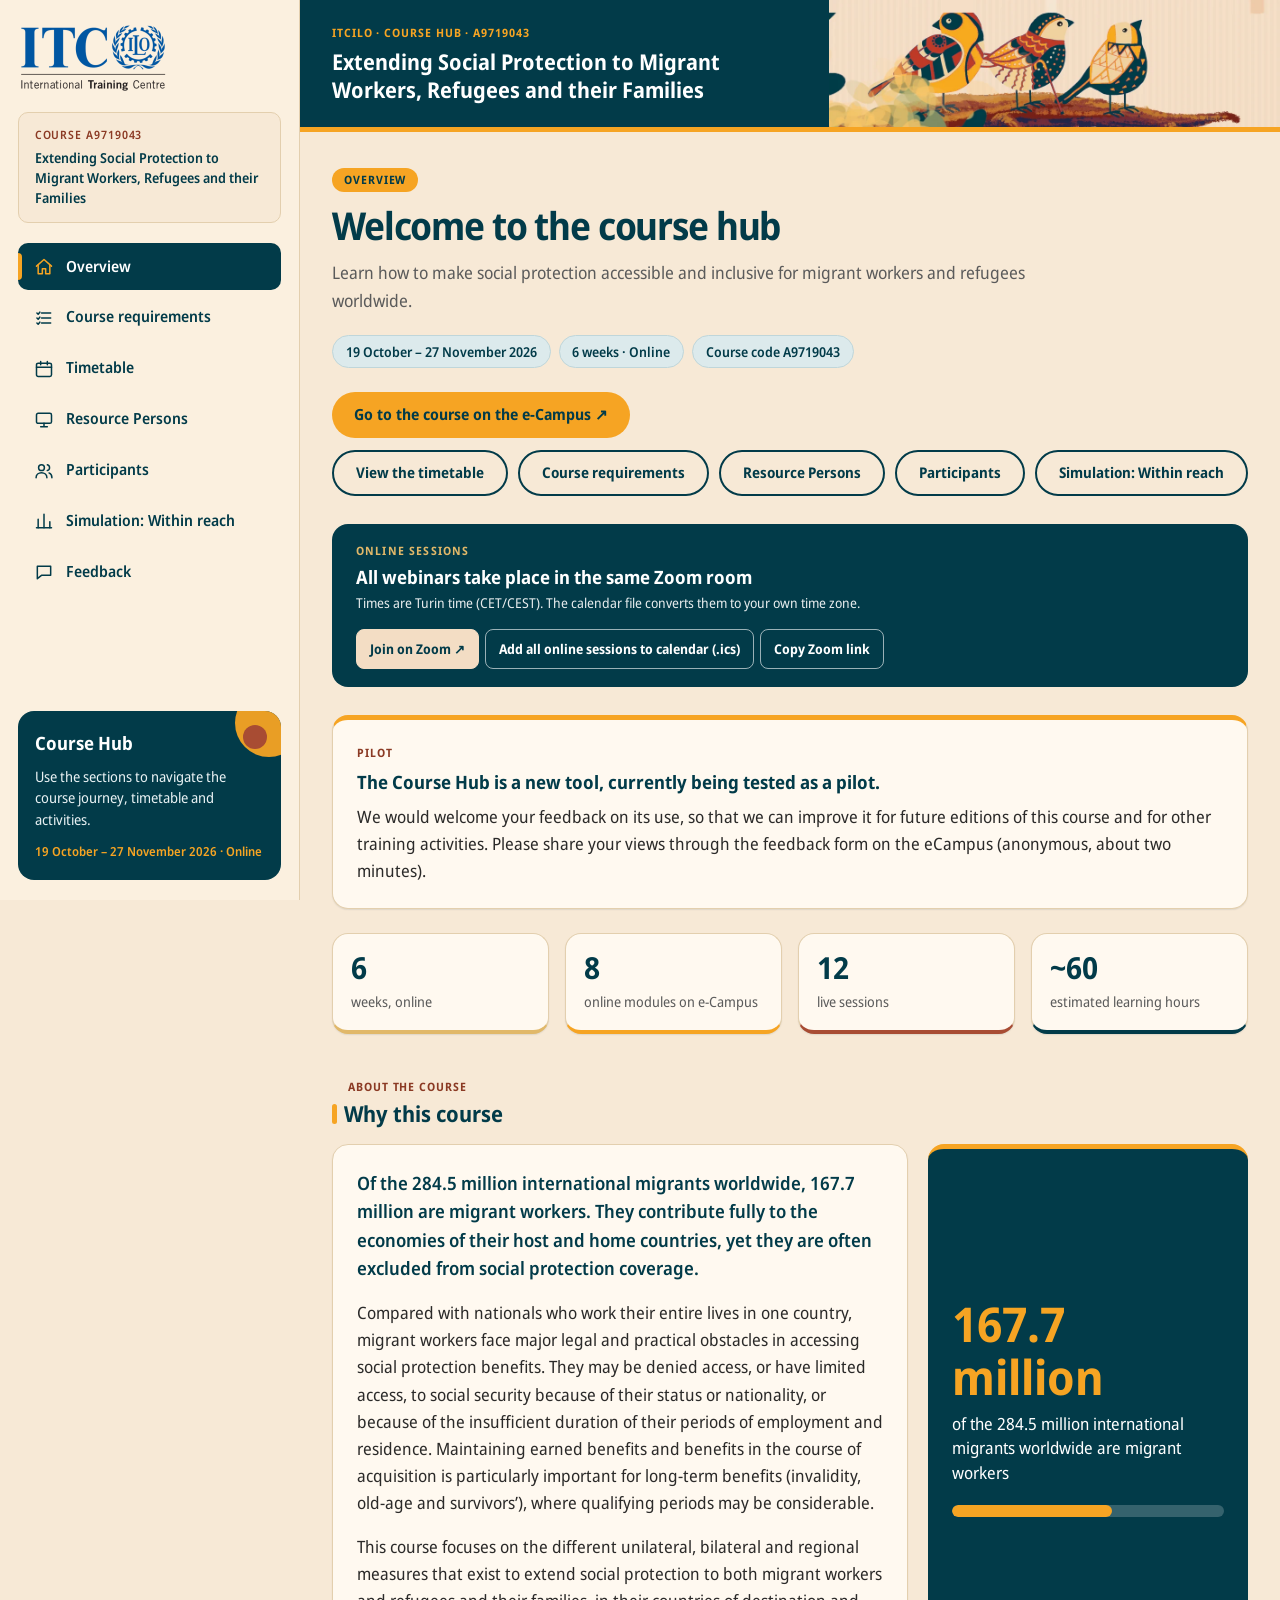
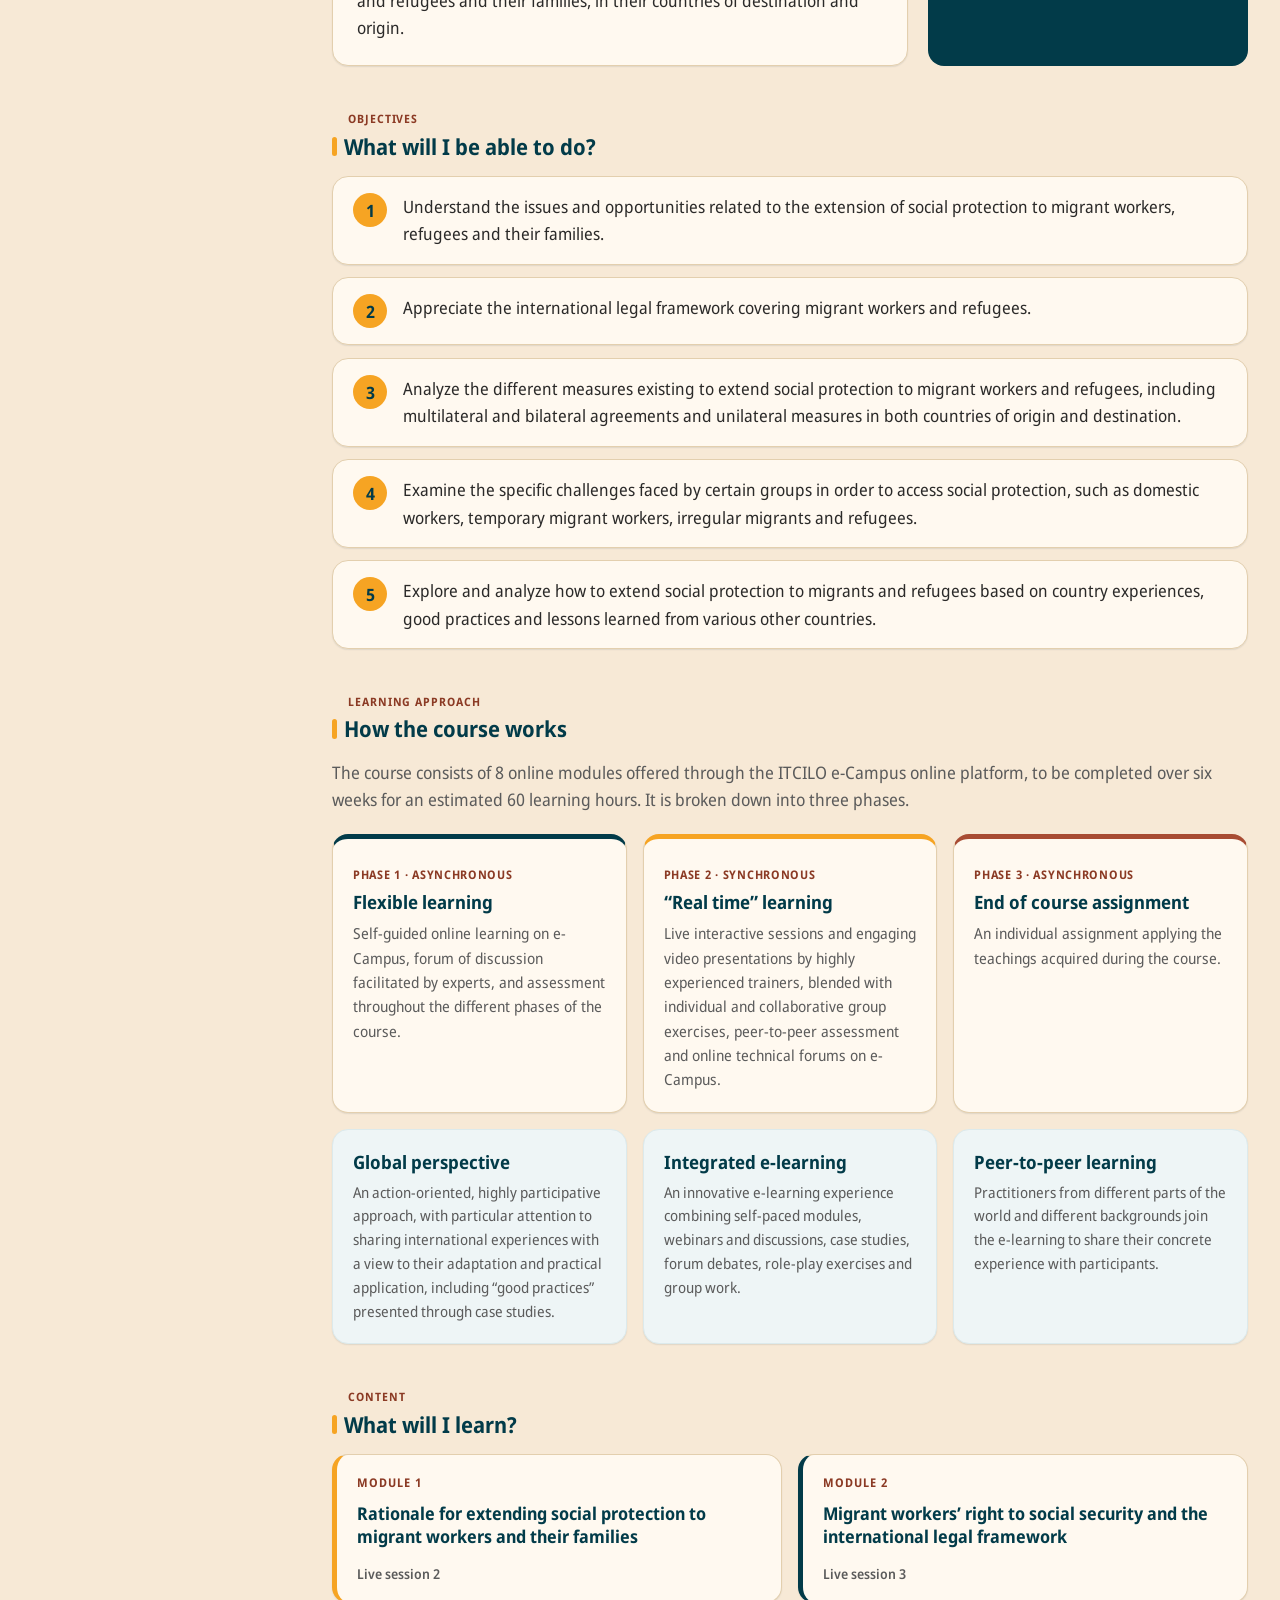
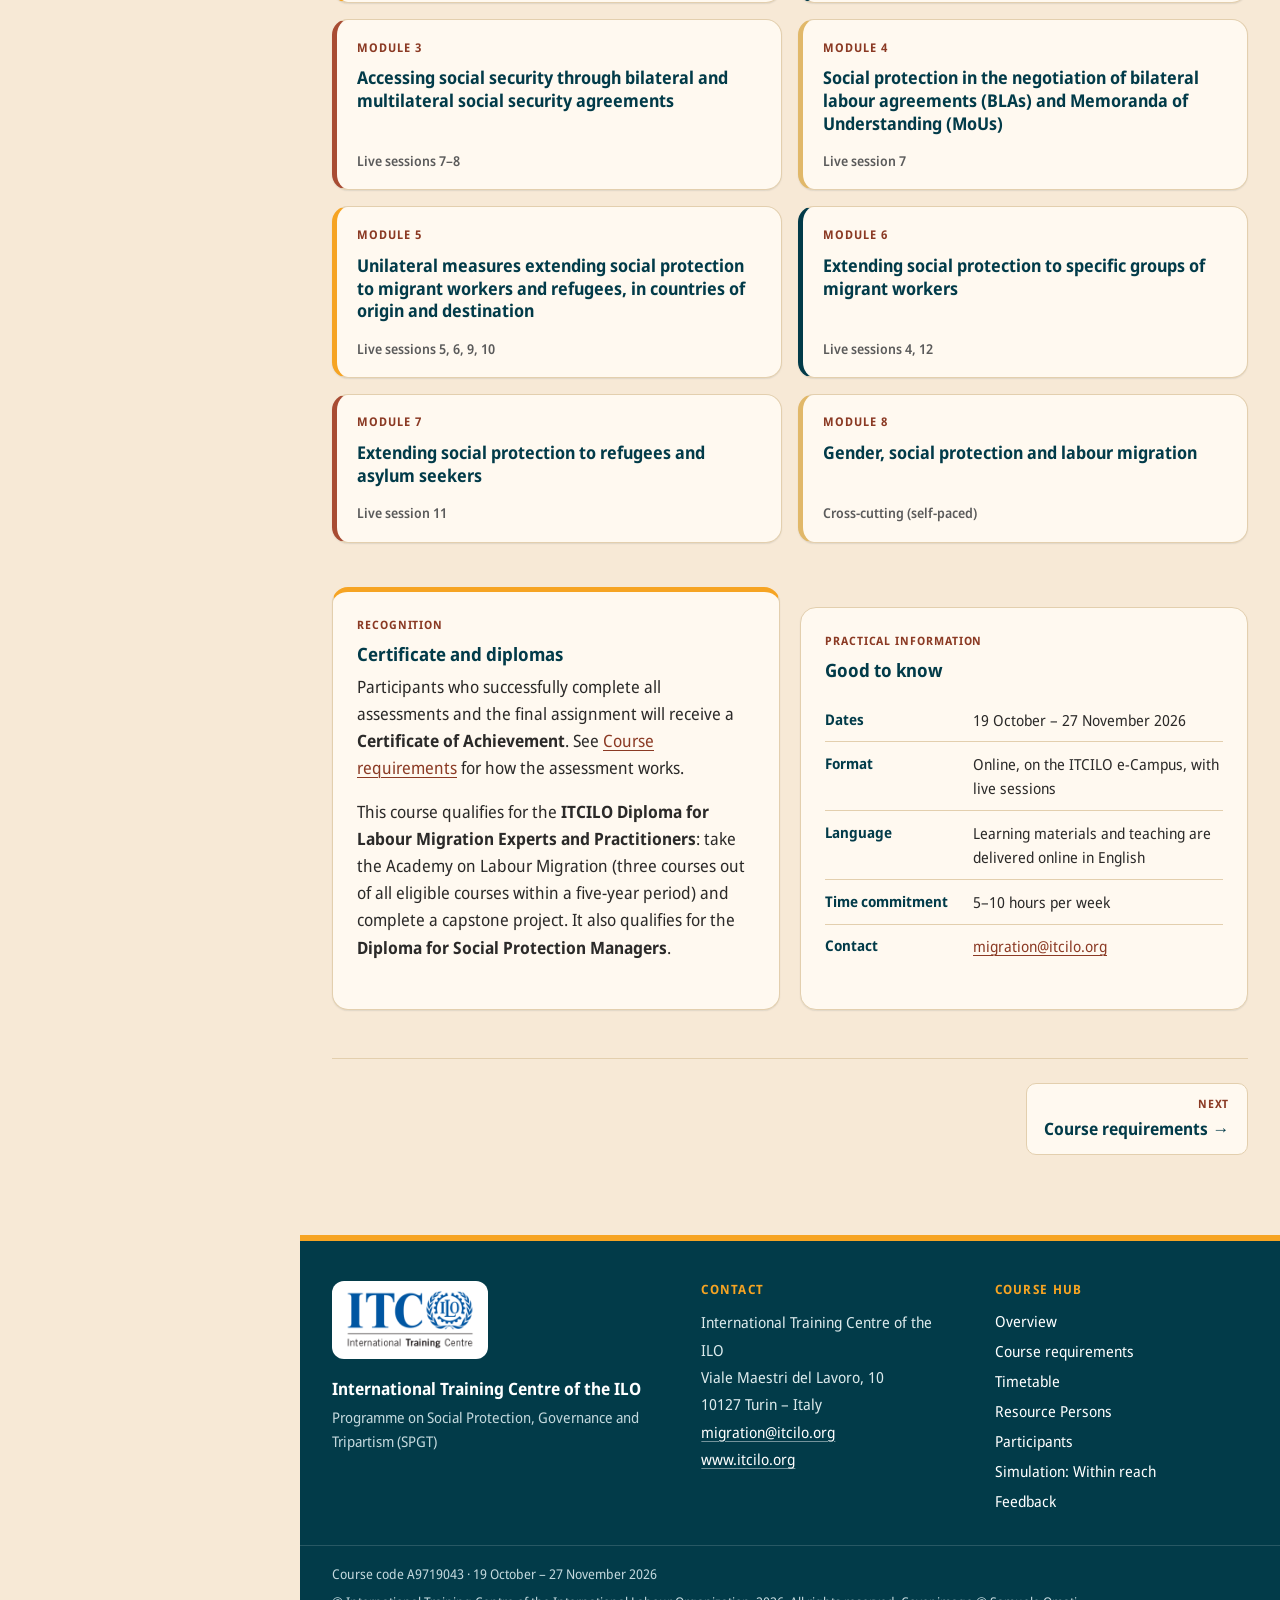
<file: index.html>
<!DOCTYPE html>
<html lang="en">
<head>
  <meta charset="utf-8">
  <meta name="viewport" content="width=device-width, initial-scale=1">
  <title>Extending Social Protection to Migrant Workers, Refugees and their Families · Course Hub</title>
  <meta name="description" content="Participant course hub for the ITCILO online course Extending Social Protection to Migrant Workers, Refugees and their Families (A9719043), 19 October – 27 November 2026.">
  <meta name="theme-color" content="#023B49">
  <link rel="icon" href="data:,">
  <link rel="stylesheet" href="assets/css/fonts.css">
  <link rel="stylesheet" href="assets/css/styles.css">
</head>
<body>
  <a class="skip-link" href="#main">Skip to main content</a>

  <!-- Mobile / tablet top bar -->
  <div class="topbar">
    <a class="topbar__brand" href="#overview" aria-label="Course Hub – Overview">
      <img src="assets/images/itcilo-logo.png" alt="ITCILO – International Training Centre of the ILO" width="300" height="136">
    </a>
    <button class="topbar__toggle" type="button" id="menu-toggle" aria-expanded="false" aria-controls="sidebar">
      <svg viewBox="0 0 24 24" aria-hidden="true" focusable="false"><path d="M4 7h16M4 12h16M4 17h16"/></svg>
      <span>Menu</span>
    </button>
  </div>

  <!-- Fixed banner: course title + hero image -->
  <header class="banner">
    <picture class="banner__pic">
      <source type="image/webp" srcset="assets/images/hero-banner-1000.webp 1000w, assets/images/hero-banner.webp 2000w" sizes="(min-width: 1024px) 46vw, 60vw">
      <img src="assets/images/hero.png" alt="Illustration of three patterned birds perched on a branch, one leaning on a walking stick" width="2000" height="666" fetchpriority="high">
    </picture>
    <div class="banner__text">
      <p class="banner__kicker">ITCILO · Course Hub · A9719043</p>
      <p class="banner__title">Extending Social Protection to Migrant Workers, Refugees and their Families</p>
    </div>
  </header>
  <div class="scrim" id="scrim" hidden></div>

  <!-- Left-hand navigation -->
  <aside class="sidebar" id="sidebar" aria-label="Course navigation">
    <div class="sidebar__inner">
      <div class="sidebar__head">
        <a class="sidebar__logo" href="#overview" aria-label="ITCILO – Course Hub, Overview">
          <img src="assets/images/itcilo-logo.png" alt="ITCILO – International Training Centre of the ILO" width="300" height="136">
        </a>
        <button class="sidebar__close" type="button" id="menu-close" aria-label="Close menu">
          <svg viewBox="0 0 24 24" aria-hidden="true" focusable="false"><path d="M6 6l12 12M18 6L6 18"/></svg>
        </button>
      </div>

      <p class="sidebar__course">
        <span class="sidebar__code">Course A9719043</span>
        Extending Social Protection to Migrant Workers, Refugees and their Families
      </p>

      <nav class="nav" aria-label="Sections">
        <ul>
          <li><a class="nav__link" href="#overview" data-route="overview">
            <svg viewBox="0 0 24 24" aria-hidden="true" focusable="false"><path d="M3 11l9-8 9 8"/><path d="M5 10v10h5v-6h4v6h5V10"/></svg>
            <span>Overview</span></a></li>
          <li><a class="nav__link" href="#course-requirements" data-route="course-requirements">
            <svg viewBox="0 0 24 24" aria-hidden="true" focusable="false"><path d="M9 6h11M9 12h11M9 18h11"/><path d="M3.5 6l1.5 1.5L7 5M3.5 12l1.5 1.5L7 11M3.5 18l1.5 1.5L7 17"/></svg>
            <span>Course requirements</span></a></li>
          <li><a class="nav__link" href="#timetable" data-route="timetable">
            <svg viewBox="0 0 24 24" aria-hidden="true" focusable="false"><rect x="3" y="5" width="18" height="16" rx="2"/><path d="M3 10h18M8 3v4M16 3v4"/></svg>
            <span>Timetable</span></a></li>
          <li><a class="nav__link" href="#resource-persons" data-route="resource-persons">
            <svg viewBox="0 0 24 24" aria-hidden="true" focusable="false"><rect x="3" y="4" width="18" height="12" rx="2"/><path d="M12 16v4M8 20h8"/></svg>
            <span>Resource Persons</span></a></li>
          <li><a class="nav__link" href="#participants" data-route="participants">
            <svg viewBox="0 0 24 24" aria-hidden="true" focusable="false"><circle cx="9" cy="8" r="3.5"/><path d="M2.5 20c0-3.6 2.9-6 6.5-6s6.5 2.4 6.5 6"/><path d="M16 4.6a3.5 3.5 0 010 6.8M18 14.3c2 .7 3.5 2.6 3.5 5.7"/></svg>
            <span>Participants</span></a></li>
          <li><a class="nav__link" href="#simulation" data-route="simulation">
            <svg viewBox="0 0 24 24" aria-hidden="true" focusable="false"><path d="M5 20V10M12 20V4M19 20v-7"/><path d="M3 20h18"/></svg>
            <span>Simulation: Within reach</span></a></li>
          <li><a class="nav__link" href="#feedback" data-route="feedback">
            <svg viewBox="0 0 24 24" aria-hidden="true" focusable="false"><path d="M4 5h16v11H9l-5 4z"/></svg>
            <span>Feedback</span></a></li>
        </ul>
      </nav>

      <div class="hubbox">
        <p class="hubbox__title">Course Hub</p>
        <p class="hubbox__text">Use the sections to navigate the course journey, timetable and activities.</p>
        <p class="hubbox__meta">19 October – 27 November 2026 · Online</p>
      </div>
    </div>
  </aside>

  <div class="page">
    <main id="main" class="main" tabindex="-1">
      <noscript><p class="notice">This hub needs JavaScript enabled to show the timetable and resource persons.</p></noscript>

      <!-- ============ OVERVIEW ============ -->
      <section id="overview" class="view" data-title="Overview" aria-labelledby="overview-title">
        <header class="view__head view__head--wide">
          <p class="eyebrow">Overview</p>
          <h1 id="overview-title" class="view__title" tabindex="-1">Welcome to the course hub</h1>
          <p class="lead">Learn how to make social protection accessible and inclusive for migrant workers and refugees worldwide.</p>
          <ul class="chips" aria-label="Course at a glance">
            <li class="chip">19 October – 27 November 2026</li>
            <li class="chip">6 weeks · Online</li>
            <li class="chip">Course code A9719043</li>
          </ul>
          <div class="hero__actions">
            <a class="btn btn--primary" href="https://ecampus.itcilo.org/course/view.php?id=5437" target="_blank" rel="noopener noreferrer"><span>Go to the course on the e-Campus <span aria-hidden="true">↗</span></span><span class="sr-only"> (opens in a new tab)</span></a>
          </div>
          <div class="hero__actions hero__actions--row" style="margin-top:.75rem">
            <a class="btn btn--outline" href="#timetable" data-route="timetable">View the timetable</a>
            <a class="btn btn--outline" href="#course-requirements" data-route="course-requirements">Course requirements</a>
            <a class="btn btn--outline" href="#resource-persons" data-route="resource-persons">Resource Persons</a>
            <a class="btn btn--outline" href="#participants" data-route="participants">Participants</a>
            <a class="btn btn--outline" href="#simulation" data-route="simulation">Simulation: Within reach</a>
          </div>
        </header>

        <div class="zoombar" data-zoombar></div>

        <aside class="card card--pad card--accent pilot" aria-labelledby="pilot-title">
          <p class="eyebrow">Pilot</p>
          <h2 id="pilot-title" class="card__title">The Course Hub is a new tool, currently being tested as a pilot.</h2>
          <p>We would welcome your feedback on its use, so that we can improve it for future editions of this course and for other training activities. Please share your views through the feedback form on the eCampus (anonymous, about two minutes).</p>
        </aside>

        <ul class="stats" aria-label="Key facts">
          <li class="stat"><span class="stat__num">6</span><span class="stat__label">weeks, online</span></li>
          <li class="stat"><span class="stat__num">8</span><span class="stat__label">online modules on e-Campus</span></li>
          <li class="stat"><span class="stat__num">12</span><span class="stat__label">live sessions</span></li>
          <li class="stat"><span class="stat__num">~60</span><span class="stat__label">estimated learning hours</span></li>
        </ul>

        <div class="block">
          <p class="eyebrow">About the course</p>
          <h2 class="block__title">Why this course</h2>
          <div class="about">
            <div class="card card--pad prose">
              <p class="prose__lead">Of the 284.5 million international migrants worldwide, 167.7 million are migrant workers. They contribute fully to the economies of their host and home countries, yet they are often excluded from social protection coverage.</p>
              <p>Compared with nationals who work their entire lives in one country, migrant workers face major legal and practical obstacles in accessing social protection benefits. They may be denied access, or have limited access, to social security because of their status or nationality, or because of the insufficient duration of their periods of employment and residence. Maintaining earned benefits and benefits in the course of acquisition is particularly important for long-term benefits (invalidity, old-age and survivors’), where qualifying periods may be considerable.</p>
              <p>This course focuses on the different unilateral, bilateral and regional measures that exist to extend social protection to both migrant workers and refugees and their families, in their countries of destination and origin.</p>
            </div>
            <aside class="about__stat" aria-label="Migrant workers among international migrants">
              <p class="about__num">167.7 million</p>
              <div class="about__text">
                <p class="about__label">of the 284.5 million international migrants worldwide are migrant workers</p>
                <div class="about__bar" role="img" aria-label="167.7 out of 284.5 million, about 59 per cent"><span style="width:58.9%"></span></div>
              </div>
            </aside>
          </div>
        </div>

        <div class="block">
          <p class="eyebrow">Objectives</p>
          <h2 class="block__title">What will I be able to do?</h2>
          <ol class="objectives">
            <li class="card objective"><span class="objective__n" aria-hidden="true">1</span><p>Understand the issues and opportunities related to the extension of social protection to migrant workers, refugees and their families.</p></li>
            <li class="card objective"><span class="objective__n" aria-hidden="true">2</span><p>Appreciate the international legal framework covering migrant workers and refugees.</p></li>
            <li class="card objective"><span class="objective__n" aria-hidden="true">3</span><p>Analyze the different measures existing to extend social protection to migrant workers and refugees, including multilateral and bilateral agreements and unilateral measures in both countries of origin and destination.</p></li>
            <li class="card objective"><span class="objective__n" aria-hidden="true">4</span><p>Examine the specific challenges faced by certain groups in order to access social protection, such as domestic workers, temporary migrant workers, irregular migrants and refugees.</p></li>
            <li class="card objective"><span class="objective__n" aria-hidden="true">5</span><p>Explore and analyze how to extend social protection to migrants and refugees based on country experiences, good practices and lessons learned from various other countries.</p></li>
          </ol>
        </div>

        <div class="block">
          <p class="eyebrow">Learning approach</p>
          <h2 class="block__title">How the course works</h2>
          <p class="lead">The course consists of 8 online modules offered through the ITCILO e-Campus online platform, to be completed over six weeks for an estimated 60 learning hours. It is broken down into three phases.</p>
          <ol class="phases">
            <li class="card phase">
              <span class="phase__tag">Phase 1 · Asynchronous</span>
              <h3>Flexible learning</h3>
              <p>Self-guided online learning on e-Campus, forum of discussion facilitated by experts, and assessment throughout the different phases of the course.</p>
            </li>
            <li class="card phase">
              <span class="phase__tag">Phase 2 · Synchronous</span>
              <h3>“Real time” learning</h3>
              <p>Live interactive sessions and engaging video presentations by highly experienced trainers, blended with individual and collaborative group exercises, peer-to-peer assessment and online technical forums on e-Campus.</p>
            </li>
            <li class="card phase">
              <span class="phase__tag">Phase 3 · Asynchronous</span>
              <h3>End of course assignment</h3>
              <p>An individual assignment applying the teachings acquired during the course.</p>
            </li>
          </ol>

          <ul class="features">
            <li class="card feature"><h3>Global perspective</h3><p>An action-oriented, highly participative approach, with particular attention to sharing international experiences with a view to their adaptation and practical application, including “good practices” presented through case studies.</p></li>
            <li class="card feature"><h3>Integrated e-learning</h3><p>An innovative e-learning experience combining self-paced modules, webinars and discussions, case studies, forum debates, role-play exercises and group work.</p></li>
            <li class="card feature"><h3>Peer-to-peer learning</h3><p>Practitioners from different parts of the world and different backgrounds join the e-learning to share their concrete experience with participants.</p></li>
          </ul>
        </div>

        <div class="block">
          <p class="eyebrow">Content</p>
          <h2 class="block__title">What will I learn?</h2>
          <ol class="modules" id="module-list">
            <li class="card module"><span class="module__n">Module 1</span><h3>Rationale for extending social protection to migrant workers and their families</h3><p class="module__live">Live session 2</p></li>
            <li class="card module"><span class="module__n">Module 2</span><h3>Migrant workers’ right to social security and the international legal framework</h3><p class="module__live">Live session 3</p></li>
            <li class="card module"><span class="module__n">Module 3</span><h3>Accessing social security through bilateral and multilateral social security agreements</h3><p class="module__live">Live sessions 7–8</p></li>
            <li class="card module"><span class="module__n">Module 4</span><h3>Social protection in the negotiation of bilateral labour agreements (BLAs) and Memoranda of Understanding (MoUs)</h3><p class="module__live">Live session 7</p></li>
            <li class="card module"><span class="module__n">Module 5</span><h3>Unilateral measures extending social protection to migrant workers and refugees, in countries of origin and destination</h3><p class="module__live">Live sessions 5, 6, 9, 10</p></li>
            <li class="card module"><span class="module__n">Module 6</span><h3>Extending social protection to specific groups of migrant workers</h3><p class="module__live">Live sessions 4, 12</p></li>
            <li class="card module"><span class="module__n">Module 7</span><h3>Extending social protection to refugees and asylum seekers</h3><p class="module__live">Live session 11</p></li>
            <li class="card module"><span class="module__n">Module 8</span><h3>Gender, social protection and labour migration</h3><p class="module__live">Cross-cutting (self-paced)</p></li>
          </ol>
        </div>

        <div class="block block--split">
          <div class="card card--pad card--accent">
            <p class="eyebrow">Recognition</p>
            <h2 class="card__title">Certificate and diplomas</h2>
            <p>Participants who successfully complete all assessments and the final assignment will receive a <strong>Certificate of Achievement</strong>. See <a href="#course-requirements" data-route="course-requirements">Course requirements</a> for how the assessment works.</p>
            <p>This course qualifies for the <strong>ITCILO Diploma for Labour Migration Experts and Practitioners</strong>: take the Academy on Labour Migration (three courses out of all eligible courses within a five-year period) and complete a capstone project. It also qualifies for the <strong>Diploma for Social Protection Managers</strong>.</p>
          </div>
          <div class="card card--pad">
            <p class="eyebrow">Practical information</p>
            <h2 class="card__title">Good to know</h2>
            <dl class="facts">
              <div><dt>Dates</dt><dd>19 October – 27 November 2026</dd></div>
              <div><dt>Format</dt><dd>Online, on the ITCILO e-Campus, with live sessions</dd></div>
              <div><dt>Language</dt><dd>Learning materials and teaching are delivered online in English</dd></div>
              <div><dt>Time commitment</dt><dd>5–10 hours per week</dd></div>
              <div><dt>Contact</dt><dd><a href="mailto:migration@itcilo.org">migration@itcilo.org</a></dd></div>
            </dl>
          </div>
        </div>
      </section>

      <!-- ============ COURSE REQUIREMENTS ============ -->
      <section id="course-requirements" class="view" data-title="Course requirements" aria-labelledby="req-title" hidden>
        <header class="view__head">
          <p class="eyebrow">Course requirements</p>
          <h1 id="req-title" class="view__title" tabindex="-1">Assessment criteria</h1>
          <p class="lead">The process is organized on a scale of <strong>0 to 100 points</strong> and requires the successful completion of a number of activities. Each activity is assigned a specific value, and the activities are grouped in the components below.</p>
        </header>

        <div class="card card--pad">
          <h2 class="card__title">How the 100 points are made up</h2>
          <div class="pointbar" role="img" aria-label="Points distribution: Weekly forum 20, Weekly quiz 30, Group work 30, Final assignment 20, total 100">
            <div class="pointbar__seg seg-forum" style="flex:20"><span>Weekly forum</span><strong>20</strong></div>
            <div class="pointbar__seg seg-quiz" style="flex:30"><span>Weekly quiz</span><strong>30</strong></div>
            <div class="pointbar__seg seg-group" style="flex:30"><span>Group work</span><strong>30</strong></div>
            <div class="pointbar__seg seg-final" style="flex:20"><span>Final assignment</span><strong>20</strong></div>
          </div>

          <div class="table-wrap">
            <table class="table">
              <caption class="sr-only">Assessment activities, number, points per activity and total points</caption>
              <thead>
                <tr><th scope="col">Activity</th><th scope="col">Number</th><th scope="col">Points</th><th scope="col">Total points</th></tr>
              </thead>
              <tbody>
                <tr><th scope="row">Weekly forum</th><td data-label="Number">6</td><td data-label="Points">—</td><td data-label="Total points">20</td></tr>
                <tr><th scope="row">Weekly quiz</th><td data-label="Number">6</td><td data-label="Points">5</td><td data-label="Total points">30</td></tr>
                <tr><th scope="row">Group work</th><td data-label="Number">1</td><td data-label="Points">30</td><td data-label="Total points">30</td></tr>
                <tr><th scope="row">Final assignment</th><td data-label="Number">1</td><td data-label="Points">20</td><td data-label="Total points">20</td></tr>
              </tbody>
              <tfoot>
                <tr><th scope="row" colspan="3">Course total points</th><td data-label="Total points">100</td></tr>
              </tfoot>
            </table>
          </div>
          <p class="note">Weekly forum: 6 forums, one per week, with a maximum of 20 points in total across them.</p>
        </div>

        <div class="reqs">
          <article class="card req">
            <div class="req__points"><span class="req__num">20</span><span class="req__unit">max points</span></div>
            <div class="req__body">
              <h2>Weekly forum</h2>
              <p>Each week, the training team posts one or more discussion prompts in the weekly forum. Your weekly contribution to the forums of each module is <strong>mandatory</strong> and counts for a total of <strong>maximum 20 points</strong>.</p>
            </div>
          </article>
          <article class="card req">
            <div class="req__points"><span class="req__num">30</span><span class="req__unit">max points</span></div>
            <div class="req__body">
              <h2>Weekly quiz</h2>
              <p>At the end of each week, you complete a quiz composed of <strong>10 multiple choice questions</strong>. Correct answers earn <strong>0.5 points</strong> and incorrect answers earn 0 points. Submission of the quizzes is <strong>mandatory</strong> and counts for a total of <strong>maximum 30 points</strong> (each weekly quiz = 5 points).</p>
            </div>
          </article>
          <article class="card req">
            <div class="req__points"><span class="req__num">30</span><span class="req__unit">points</span></div>
            <div class="req__body">
              <h2>Group work</h2>
              <p>Active participation in the group work counts for a total of <strong>30 points</strong>.</p>
              <p>From 2 to 27 November you work in a group of about six participants as a technical sub-working group of Solandra&rsquo;s Working Group on Social Protection for Migrant Workers. Over four stages, your group diagnoses the protection gaps of one category of migrant workers, designs a package of measures, tests it for financing and feasibility, and presents it in the final session on 27 November. Groups submit a short output at the end of each stage and receive written feedback from the course manager.</p>
            </div>
          </article>
          <article class="card req">
            <div class="req__points"><span class="req__num">20</span><span class="req__unit">up to</span></div>
            <div class="req__body">
              <h2>Final assignment</h2>
              <p>If you wish to obtain a <strong>Certificate of Achievement</strong>, at the end of the course you will be asked to write a final assignment, which will count for <strong>up to 20 points</strong>.</p>
            </div>
          </article>
        </div>

        <div class="block block--split">
          <div class="card card--pad card--accent">
            <p class="eyebrow">Active participation</p>
            <h2 class="card__title">Up to 10 extra points</h2>
            <p>The training team reserves the right to award <strong>up to 10 extra points</strong> for exceptional contributions / active participation throughout the course. Active participation gives an extra 10% if needed to get the Certificate of Achievement.</p>
          </div>
          <div class="card card--pad">
            <p class="eyebrow">Certificate</p>
            <h2 class="card__title">Certificate of Achievement</h2>
            <p>Participants who successfully complete all assessments and the final assignment will receive a Certificate of Achievement.</p>
          </div>
        </div>

        <div class="card card--pad">
          <p class="eyebrow">Participation basics</p>
          <h2 class="card__title">What you need to take part</h2>
          <p>Learning materials and teaching are delivered online in English. The following requirements are essential to participate in this course:</p>
          <ul class="ticks">
            <li>The ability to use and access a computer with internet</li>
            <li>Working knowledge of written English</li>
            <li>The availability to dedicate between 5 and 10 hours per week to the course</li>
          </ul>
        </div>
      </section>

      <!-- ============ TIMETABLE ============ -->
      <section id="timetable" class="view" data-title="Timetable" aria-labelledby="tt-title" hidden>
        <header class="view__head">
          <p class="eyebrow">Timetable</p>
          <h1 id="tt-title" class="view__title" tabindex="-1">Live sessions, week by week</h1>
          <p class="lead">An opening webinar in Week 1, then two live sessions per week, plus an additional session on Friday 30 October introducing the group work: 12 live sessions from 22 October to 27 November 2026. Times are shown as in the course agenda; where your local time differs, it is shown under each session.</p>
        </header>
        <div class="zoombar" data-zoombar></div>
        <div class="weeknav-wrap">
          <nav class="weeknav" id="weeknav" aria-label="Jump to a week"></nav>
        </div>
        <div id="timetable-root"></div>
      </section>

      <!-- ============ RESOURCE PERSONS ============ -->
      <section id="resource-persons" class="view" data-title="Resource Persons" aria-labelledby="rp-title" hidden>
        <header class="view__head">
          <p class="eyebrow">Resource Persons</p>
          <h1 id="rp-title" class="view__title" tabindex="-1">Meet the people behind the sessions</h1>
          <p class="lead">Experts and practitioners contributing to the course, as listed in the course agenda. Each person appears once, whichever sessions they contribute to.</p>
        </header>
        <div class="filters" id="rp-filters" role="group" aria-label="Filter by organisation"></div>
        <ul class="people" id="people-root"></ul>
        <p class="note" id="rp-note"></p>
      </section>

      <!-- ============ PARTICIPANTS ============ -->
      <section id="participants" class="view" data-title="Participants" aria-labelledby="pa-title" hidden>
        <header class="view__head">
          <p class="eyebrow">Participants</p>
          <h1 id="pa-title" class="view__title" tabindex="-1">Your learning community</h1>
          <p class="lead">Practitioners from different parts of the world and different backgrounds learn together on this course.</p>
        </header>

        <div id="participants-root"></div>
      </section>

      <!-- ============ SIMULATION ============ -->
      <section id="simulation" class="view" data-title="Simulation: Within reach" aria-labelledby="sim-title" hidden>
        <header class="view__head">
          <p class="eyebrow">Simulation</p>
          <h1 id="sim-title" class="view__title" tabindex="-1">Simulation: Within reach</h1>
          <p class="lead">A decision simulation on extending social protection to migrant workers.</p>
          <p>Play Within Reach before the group work starts, ideally by Thursday 29 October. It takes about one hour. The group work is set in the same country, Solandra: in the simulation you decide alone, one case at a time; in the group work, your group designs a whole package, works out how to pay for it and defends it.</p>
          <div class="hero__actions">
            <a class="btn btn--outline" href="simulation/within-reach.html" target="_blank" rel="noopener">Open in a new tab</a>
          </div>
        </header>
        <div class="simframe">
          <iframe id="sim-frame" title="Within Reach: a decision simulation on extending social protection to migrant workers" data-src="simulation/within-reach.html" loading="lazy"></iframe>
        </div>
        <noscript><p class="notice">The simulation needs JavaScript. <a href="simulation/within-reach.html">Open it in a new page.</a></p></noscript>
      </section>

      <!-- ============ FEEDBACK ============ -->
      <section id="feedback" class="view" data-title="Feedback" aria-labelledby="fb-title" hidden>
        <header class="view__head">
          <p class="eyebrow">Feedback</p>
          <h1 id="fb-title" class="view__title" tabindex="-1">Share your feedback</h1>
          <p class="lead">Your feedback on the course is welcome.</p>
        </header>
        <div class="card card--pad feedback" id="feedback-root"></div>
        <aside class="card card--pad card--accent pilot" aria-labelledby="pilot-title-fb">
          <p class="eyebrow">Pilot</p>
          <h2 id="pilot-title-fb" class="card__title">The Course Hub is a new tool, currently being tested as a pilot.</h2>
          <p>We would welcome your feedback on its use, so that we can improve it for future editions of this course and for other training activities. Please share your views through the feedback form on the eCampus (anonymous, about two minutes).</p>
        </aside>
        <div class="card card--pad">
          <p class="eyebrow">Questions about the course?</p>
          <p>Contact the Programme on Social Protection, Governance and Tripartism (SPGT) at <a href="mailto:migration@itcilo.org">migration@itcilo.org</a>.</p>
        </div>
      </section>

      <nav class="pager" id="pager" aria-label="Previous and next section"></nav>
    </main>

    <!-- ============ FOOTER ============ -->
    <footer class="footer">
      <div class="footer__grid">
        <div class="footer__brand">
          <a class="footer__logo" href="https://www.itcilo.org" target="_blank" rel="noopener">
            <img src="assets/images/itcilo-logo.png" alt="ITCILO – International Training Centre of the ILO" width="300" height="136" loading="lazy">
          </a>
          <p>International Training Centre of the ILO</p>
          <p class="footer__muted">Programme on Social Protection, Governance and Tripartism (SPGT)</p>
        </div>
        <div>
          <h2 class="footer__h">Contact</h2>
          <address>
            International Training Centre of the ILO<br>
            Viale Maestri del Lavoro, 10<br>
            10127 Turin – Italy<br>
            <a href="mailto:migration@itcilo.org">migration@itcilo.org</a><br>
            <a href="https://www.itcilo.org" target="_blank" rel="noopener">www.itcilo.org</a>
          </address>
        </div>
        <div>
          <h2 class="footer__h">Course Hub</h2>
          <ul class="footer__links">
            <li><a href="#overview" data-route="overview">Overview</a></li>
            <li><a href="#course-requirements" data-route="course-requirements">Course requirements</a></li>
            <li><a href="#timetable" data-route="timetable">Timetable</a></li>
            <li><a href="#resource-persons" data-route="resource-persons">Resource Persons</a></li>
            <li><a href="#participants" data-route="participants">Participants</a></li>
            <li><a href="#simulation" data-route="simulation">Simulation: Within reach</a></li>
            <li><a href="#feedback" data-route="feedback">Feedback</a></li>
          </ul>
        </div>
      </div>
      <div class="footer__bar">
        <p>Course code A9719043 · 19 October – 27 November 2026</p>
        <p>© International Training Centre of the International Labour Organization, 2026. All rights reserved. Cover image © Samuele Omati.</p>
      </div>
    </footer>
  </div>

  <div class="toast" id="toast" role="status" aria-live="polite" hidden></div>

  <script src="assets/js/data.js"></script>
  <script src="assets/js/worldmap.js"></script>
  <script src="assets/js/main.js"></script>
</body>
</html>
</file>
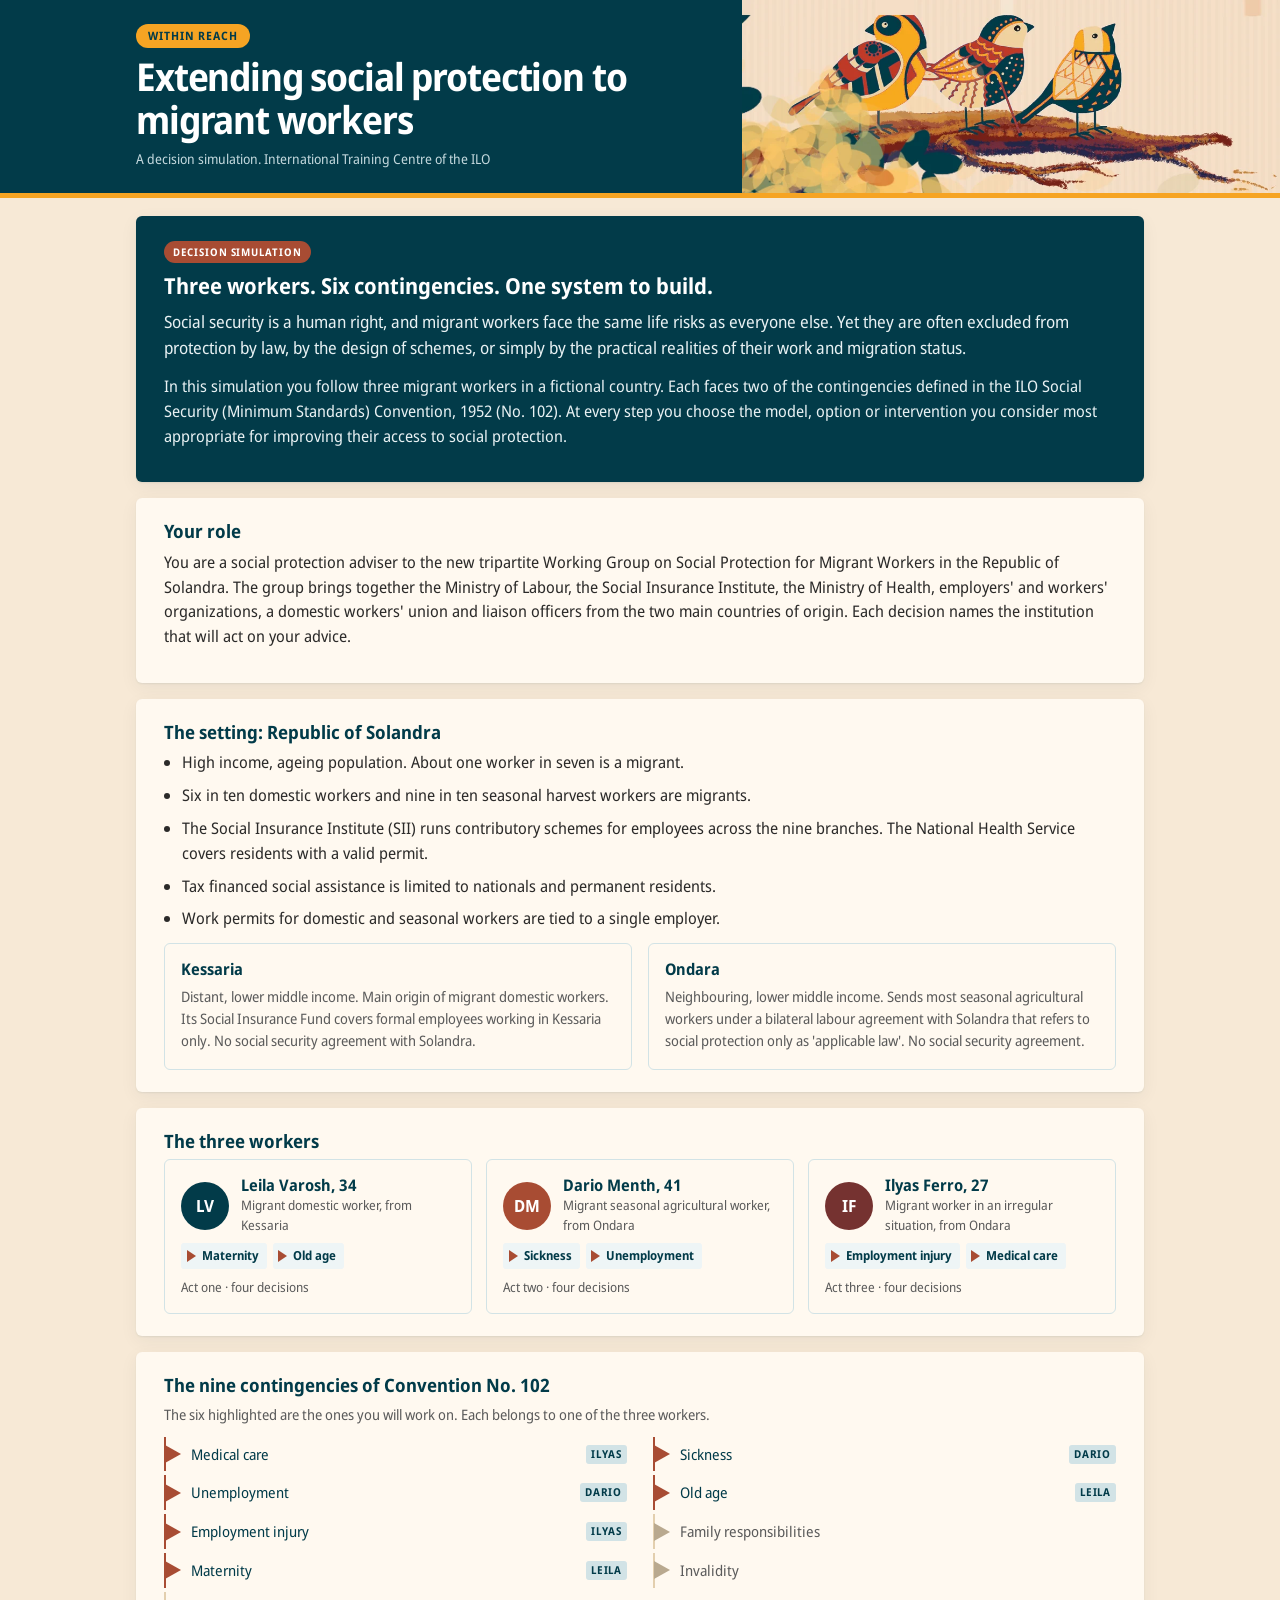
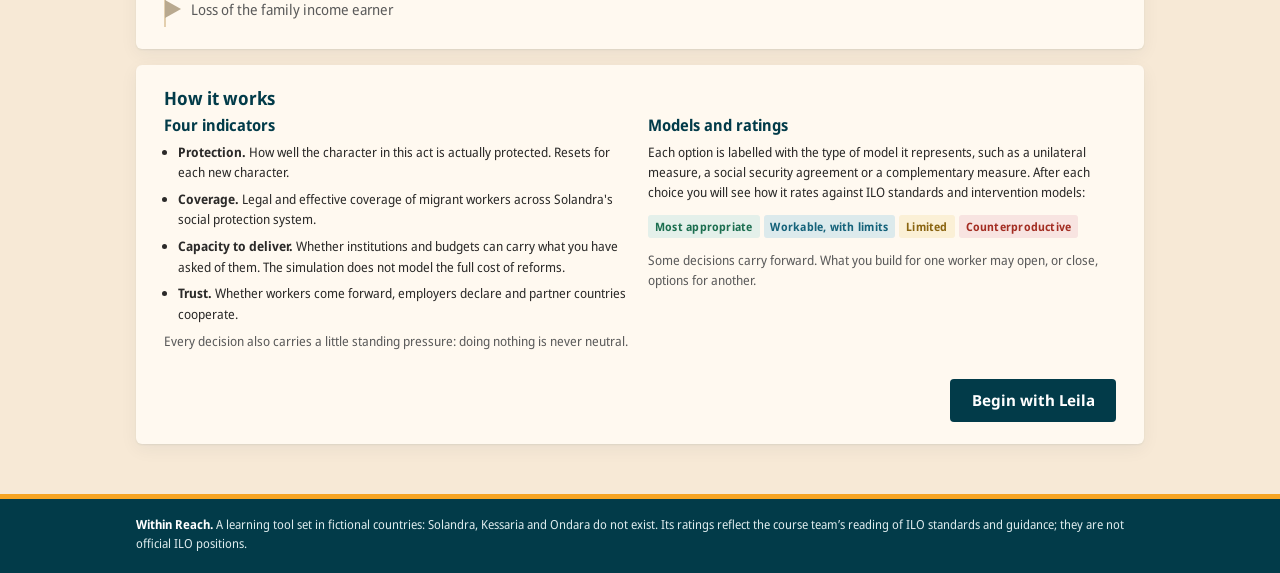
<file: simulation/within-reach.html>
<!DOCTYPE html>
<html lang="en"><head><meta charset="utf-8">
<meta name="viewport" content="width=device-width, initial-scale=1">
<title>Within Reach | ITCILO</title>
<link rel="stylesheet" href="../assets/css/fonts.css">
<style>
:root{--blue:#023B49;--blue80:#14627A;--blue40:#A9C6CC;--blue20:#D2E3E6;--blue10:#EEF5F6;
 --cyan:#F6A423;--ink:#A84C33;--black:#2B2A29;--g80:#5B5B5B;--g40:#B9A98F;--g20:#E3CFAE;
 --flag:#A84C33;--pos:#1B6E4F;--neg:#A32D22;
 --bg:#F7E9D6;--surface:#FFF9F0;--marigold:#F6A423;--marigold100:#FDEBC8;--rust:#A84C33;--plum:#753230;
 --best:#1B6E4F;--bestbg:#E4F0EA;--good:#14627A;--goodbg:#DCEAEC;--weak:#8A6410;--weakbg:#FBF0D6;--harm:#A32D22;--harmbg:#F8E4E1;
 --fd:'Noto Sans','Arial Narrow',Arial,sans-serif;--fb:'Noto Sans',Arial,sans-serif;}
*{box-sizing:border-box}
html,body{margin:0}
body{font-family:var(--fb);font-stretch:87.5%;color:var(--black);line-height:1.55;background:var(--bg);font-size:16px}
h1,h2,h3,h4{font-family:var(--fd);font-stretch:87.5%;color:var(--blue);line-height:1.15;margin:0 0 .45em}
h1{font-size:clamp(1.7rem,3.6vw,2.4rem);font-weight:700;letter-spacing:-.03em;line-height:1.1}
h2{font-size:1.375rem;font-weight:700}
h3{font-size:1.15rem;font-weight:700}
h4{font-size:1rem;font-weight:700}
p{margin:0 0 .75em}
button{font-family:inherit}
.wrap{max-width:1040px;margin:0 auto;padding:0 16px}
.top{background:var(--blue);color:#fff;position:relative;overflow:hidden;border-bottom:5px solid var(--marigold)}
.top .wrap{position:relative;z-index:1;padding-top:22px;padding-bottom:24px;min-height:150px;display:flex;flex-direction:column;justify-content:center}
.top .txt{max-width:54%}
.top .script{display:inline-block;align-self:flex-start;background:var(--marigold);color:var(--blue);font-weight:700;font-size:.72rem;letter-spacing:.08em;text-transform:uppercase;line-height:1.2;padding:.3rem .75rem;border-radius:999px}
.top h1{color:#fff;margin:.2em 0 0;font-size:clamp(1.6rem,3.6vw,2.4rem)}
.top .org{font-size:.85rem;color:#C3D8DD;margin-top:.6em}
.top .pic{position:absolute;top:0;right:0;bottom:0;width:42%;display:block;background:var(--bg)}
.top .pic img{width:100%;height:100%;object-fit:cover;object-position:50% 0;display:block}
.bar{background:var(--surface);border-bottom:1px solid var(--g20);position:sticky;top:0;z-index:5}
.bar .wrap{display:flex;flex-wrap:wrap;align-items:center;gap:10px 18px;padding-top:10px;padding-bottom:10px}
.crumb{font-size:.78rem;color:var(--g80);flex:1 1 220px}
.crumb b{color:var(--blue)}
.dots{display:flex;gap:4px;margin-top:5px}
.dots i{width:18px;height:5px;border-radius:3px;background:var(--g20);display:block}
.dots i.done{background:var(--blue80)}.dots i.now{background:var(--cyan)}
.meters{display:grid;grid-template-columns:repeat(4,minmax(96px,1fr));gap:10px;flex:3 1 520px}
.meter{font-size:.72rem;color:var(--g80);position:relative}
.meter .lab{display:flex;justify-content:space-between;font-weight:700;letter-spacing:.02em}
.meter .lab span:last-child{color:var(--blue);font-variant-numeric:tabular-nums}
.meter .track{height:7px;background:var(--blue10);border-radius:4px;overflow:hidden;margin-top:3px}
.meter .fill{height:100%;background:var(--blue80);border-radius:4px;transition:width .9s ease}
.meter.prot .fill{background:var(--flag)}
.meter .dlt{position:absolute;right:0;top:-15px;font-size:.7rem;font-weight:700;opacity:0;transition:opacity .4s}
.meter .dlt.show{opacity:1}.dlt.up{color:var(--pos)}.dlt.down{color:var(--neg)}
main{padding:18px 0 34px}
.card{background:var(--surface);border-radius:6px;padding:22px clamp(16px,3vw,28px);margin:0 0 16px;
 box-shadow:0 1px 2px rgba(2,59,73,.07),0 5px 18px rgba(2,59,73,.06)}
.card.hero{background:var(--blue);color:#fff}
.card.hero h2,.card.hero h3{color:#fff}
.card.hero p{color:#E8F1F3}
.pill{display:inline-block;background:var(--ink);color:#fff;font-size:.66rem;font-weight:700;text-transform:uppercase;letter-spacing:.09em;padding:.3em .85em;border-radius:99px;margin-bottom:10px}
.pill.light{background:var(--blue20);color:var(--blue)}
.lead{font-size:1.06rem}
.muted{color:var(--g80);font-size:.9rem}
.grid2{display:grid;grid-template-columns:repeat(2,minmax(0,1fr));gap:16px}
.grid3{display:grid;grid-template-columns:repeat(3,minmax(0,1fr));gap:14px}
.person{border:1.5px solid var(--blue20);border-radius:6px;padding:16px;background:var(--surface)}
.avatar{width:48px;height:48px;border-radius:50%;display:inline-flex;align-items:center;justify-content:center;
 font-family:var(--fd);font-weight:700;color:#fff;font-size:1.05rem;flex:none}
.av1{background:#023B49}.av2{background:#A84C33}.av3{background:#753230}
.phead{display:flex;gap:12px;align-items:center;margin-bottom:8px}
.phead h3,.phead h4{margin:0}
.phead .sub{font-size:.82rem;color:var(--g80)}
.flags{display:flex;flex-wrap:wrap;gap:6px;margin:.5em 0}
.cflag{display:inline-flex;align-items:center;gap:6px;font-size:.78rem;font-weight:700;color:var(--blue);background:var(--blue10);padding:.25em .65em .25em .45em;border-radius:3px}
.cflag::before{content:"";width:0;height:0;border-left:9px solid var(--flag);border-top:6px solid transparent;border-bottom:6px solid transparent}
.c102{display:grid;grid-template-columns:repeat(2,minmax(0,1fr));gap:4px 26px;margin-top:8px}
.c102 div{display:flex;align-items:center;gap:10px;padding:6px 0;border-left:2px solid var(--flag);padding-left:0;position:relative;font-size:.92rem;color:var(--blue)}
.c102 div::before{content:"";width:0;height:0;border-left:16px solid var(--flag);border-top:9px solid transparent;border-bottom:9px solid transparent;margin-left:-1px}
.c102 div.off{color:var(--g80);border-left-color:var(--g20)}
.c102 div.off::before{border-left-color:var(--g40)}
.c102 .who{font-size:.68rem;font-weight:700;text-transform:uppercase;letter-spacing:.06em;background:var(--blue20);color:var(--blue);padding:.1em .5em;border-radius:3px;margin-left:auto}
.c102 div.off .who{display:none}
.lens{background:var(--blue10);border-left:4px solid var(--cyan);padding:12px 16px;border-radius:0 4px 4px 0}
.card.hero .lens{background:rgba(255,255,255,.12);color:#fff}
.situation{border-left:4px solid var(--blue40);padding-left:14px;font-size:1.02rem}
.forwho{font-size:.8rem;color:var(--g80);margin:0 0 12px}
.forwho b{color:var(--ink)}
.opts{display:grid;grid-template-columns:repeat(2,minmax(0,1fr));gap:12px;margin-top:16px}
.opt{text-align:left;border:1.5px solid var(--blue20);border-radius:6px;background:var(--surface);padding:14px 16px;cursor:pointer;
 transition:border-color .15s,box-shadow .15s,transform .15s;color:inherit;font-size:1rem;display:flex;flex-direction:column;gap:6px}
.opt:hover,.opt:focus-visible{border-color:var(--blue80);box-shadow:0 4px 14px rgba(2,59,73,.13);outline:none;transform:translateY(-1px)}
.opt .ref{font-family:var(--fd);font-weight:700;color:#fff;background:var(--blue80);font-size:.7rem;padding:.15em .5em;border-radius:3px;align-self:flex-start}
.opt .t{font-weight:700;color:var(--blue);line-height:1.3}
.opt .n{font-size:.88rem;color:var(--g80)}
.opt.locked{cursor:not-allowed;border-style:dashed;border-color:#C8A24A;background:#FFFDF6;transform:none;box-shadow:none}
.opt.locked .t{color:var(--g80)}
.opt .lk{font-size:.84rem;color:#6B4E0C;background:#FBF3DE;border-left:3px solid #C8A24A;padding:6px 10px}
.model{display:inline-block;font-size:.66rem;font-weight:700;text-transform:uppercase;letter-spacing:.05em;color:#0A4E5F;background:#DCEAEC;padding:.2em .55em;border-radius:3px;align-self:flex-start}
.rtag{display:inline-block;white-space:nowrap;font-size:.72rem;font-weight:700;padding:.22em .6em;border-radius:3px;letter-spacing:.02em}
.r-best{background:var(--bestbg);color:var(--best)}.r-good{background:var(--goodbg);color:var(--good)}
.r-weak{background:var(--weakbg);color:var(--weak)}.r-harm{background:var(--harmbg);color:var(--harm)}
.chosen{border:1.5px solid var(--blue80);border-radius:6px;padding:12px 16px;background:var(--blue10);margin-bottom:14px}
.chosen .t{font-weight:700;color:var(--blue)}
.fbsec{margin:12px 0}
.fbsec h4{font-size:.78rem;text-transform:uppercase;letter-spacing:.07em;color:var(--ink);margin-bottom:.3em}
.variant{background:var(--marigold100);border-left:3px solid var(--cyan);padding:10px 14px;border-radius:0 4px 4px 0}
.verdict{display:flex;gap:12px;align-items:flex-start;border-radius:6px;padding:12px 14px;margin:14px 0}
.verdict.v-best{background:var(--bestbg)}.verdict.v-good{background:var(--goodbg)}.verdict.v-weak{background:var(--weakbg)}.verdict.v-harm{background:var(--harmbg)}
.verdict p{margin:0}
.deltas{display:flex;flex-wrap:wrap;gap:6px;margin:6px 0 2px}
.chip{display:inline-block;font-size:.75rem;font-weight:700;padding:.22em .6em;border-radius:3px}
.chip.up{background:#E4F0EA;color:var(--pos)}.chip.down{background:#F8E7E4;color:var(--neg)}.chip.flat{background:#EEE;color:var(--g80)}
details.cmp{margin-top:14px;border-top:1px solid var(--g20);padding-top:10px}
details.cmp summary{cursor:pointer;font-weight:700;color:var(--blue);font-size:.95rem}
.cmprow{display:grid;grid-template-columns:auto 1fr;gap:4px 12px;padding:10px 0;border-bottom:1px solid var(--g20);font-size:.9rem}
.cmprow:last-child{border-bottom:0}
.cmprow .t{font-weight:700;color:var(--blue)}
.cmprow.mine{background:var(--blue10)}
.btnrow{display:flex;flex-wrap:wrap;gap:10px;justify-content:flex-end;margin-top:18px}
.btn{background:var(--blue);color:#fff;border:0;border-radius:4px;padding:.75em 1.4em;font-weight:700;font-size:.95rem;cursor:pointer}
.btn:hover,.btn:focus-visible{background:var(--ink);outline:none}
.btn.ghost{background:var(--surface);color:var(--blue);border:1.5px solid var(--blue20)}
.btn.ghost:hover{border-color:var(--blue80);background:var(--surface)}
.bridge{background:var(--blue20);border-radius:6px;padding:14px 18px;margin-top:14px}
.bigband{display:flex;gap:14px;align-items:flex-start}
.score{font-family:var(--fd);font-weight:700;font-size:2.6rem;color:var(--blue);line-height:1;font-stretch:87.5%}
.bandlab{font-size:.7rem;text-transform:uppercase;letter-spacing:.07em;font-weight:700;color:var(--g80)}
.sysrow{display:grid;grid-template-columns:150px 1fr;gap:12px;padding:12px 0;border-bottom:1px solid var(--g20)}
.sysrow:last-child{border-bottom:0}
.sysrow .v{font-family:var(--fd);font-weight:700;font-size:1.6rem;color:var(--blue);font-stretch:87.5%}
table{border-collapse:collapse;width:100%;font-size:.88rem}
td,th{border-bottom:1px solid var(--g20);padding:9px 8px;text-align:left;vertical-align:top}
th{font-family:var(--fd);text-transform:uppercase;font-size:.7rem;letter-spacing:.06em;color:var(--g80)}
td.n{white-space:nowrap;color:var(--g80);width:1%}
.mix{display:grid;grid-template-columns:minmax(150px,230px) 1fr 28px;gap:6px 10px;align-items:center;font-size:.86rem}
.mix .b{height:10px;background:var(--blue10);border-radius:5px;overflow:hidden}
.mix .b i{display:block;height:100%;background:var(--cyan);border-radius:5px}
ul.notes{padding-left:1.1em;margin:.3em 0}
ul.notes li{margin-bottom:.5em}
ol.deb li{margin-bottom:.5em}
.small{font-size:.82rem}
footer{border-top:5px solid var(--marigold);background:var(--blue);color:#DCEAEC;padding:16px 0 20px;font-size:.78rem}
footer b{color:#fff}
.sr{position:absolute;left:-9999px}
@media (max-width:760px){
 .top .txt{max-width:none}
 .top .wrap{min-height:0;padding-bottom:16px}
 .top{display:flex;flex-direction:column}
 .top .pic{position:relative;width:100%;height:96px;order:2}

 .grid2,.grid3,.opts,.c102{grid-template-columns:1fr}
 .meters{grid-template-columns:repeat(2,minmax(0,1fr))}
 .sysrow{grid-template-columns:1fr}
 .bar{position:static}
}
@media print{
 body{background:#fff;font-size:10.5pt}
 .bar,.btnrow,details.cmp summary{display:none}
 .card{box-shadow:none;border:1px solid var(--g20);break-inside:avoid}
 .top{padding:10px 0}
}
</style></head><body>
<header class="top">
  <picture class="pic" aria-hidden="true">
    <source type="image/webp" srcset="../assets/images/hero-banner-1000.webp 1000w, ../assets/images/hero-banner.webp 2000w" sizes="(min-width: 761px) 42vw, 100vw">
    <img src="../assets/images/hero.png" alt="" width="2000" height="666">
  </picture>
  <div class="wrap"><div class="txt">
  <div class="script">Within Reach</div>
  <h1>Extending social protection to migrant workers</h1>
  <div class="org">A decision simulation. International Training Centre of the ILO</div>
  </div></div>
</header>
<div class="bar" id="bar" hidden><div class="wrap">
  <div class="crumb" id="crumb"></div>
  <div class="meters" id="meters" aria-label="Indicators"></div>
</div></div>
<main><div class="wrap" id="app" aria-live="polite"></div></main>
<footer><div class="wrap"><b>Within Reach.</b> A learning tool set in fictional countries: Solandra, Kessaria and Ondara do not exist. Its ratings reflect the course team&rsquo;s reading of ILO standards and guidance; they are not official ILO positions.</div></footer>
<script>
// Shared scoring engine. Inlined into simulation.html and used by build.js for the storyboard.
function normalizeData(D) {
  const L = "abcd";
  D.acts.forEach(act => act.scenes.forEach(sc => {
    const ord = sc.order || [0, 1, 2, 3];
    sc.options = ord.map((i, pos) => {
      const o = sc.options[i];
      o.id = sc.id + L[pos];
      return o;
    });
    delete sc.order;
  }));
  return D;
}

function applyDelta(cur, raw) {
  const k = 0.75;
  let d;
  if (raw >= 0) d = raw * k * Math.max(0.25, (100 - cur) / 65);
  else d = raw * k * Math.max(0.25, (cur + 30) / 95);
  return Math.max(0, Math.min(100, cur + d));
}

function bandIndex(v) { return v < 35 ? 0 : v < 65 ? 1 : 2; }


const D = normalizeData({"title":"Within Reach","subtitle":"Extending social protection to migrant workers","org":"International Training Centre of the ILO, Turin","start":{"p":35,"c":38,"s":55,"t":42},"drift":{"p":-2,"c":-1,"s":0,"t":-1},"indicators":{"p":{"label":"Protection","long":"Protection of the worker in front of you","help":"How well the character in this act is actually protected. Resets for each new character."},"c":{"label":"Coverage","long":"Coverage of migrant workers","help":"Legal and effective coverage of migrant workers across Solandra's social protection system."},"s":{"label":"Capacity to deliver","long":"Capacity of institutions and budgets to deliver","help":"Whether institutions and budgets can carry what you have asked of them. The simulation does not model the full cost of reforms."},"t":{"label":"Trust","long":"Trust in the system","help":"Whether workers come forward, employers declare and partner countries cooperate."}},"models":{"udest":{"label":"Unilateral: country of employment","help":"Solandra changes its own laws, schemes or rules."},"uorig":{"label":"Unilateral: country of origin","help":"Kessaria or Ondara acts on its own for its nationals abroad."},"ssa":{"label":"Social security agreement","help":"A treaty coordinating two social security systems."},"bla":{"label":"Bilateral labour agreement","help":"A labour migration agreement with social security provisions."},"comp":{"label":"Complementary measure","help":"Administrative, practical or information measures that make rights usable."},"mwf":{"label":"Migrant welfare fund","help":"A fund set up by the country of origin for nationals abroad."},"priv":{"label":"Private or voluntary","help":"Market products, private settlements or self-registration."},"none":{"label":"Status quo","help":"Relying on rules and routes that already exist."}},"ratings":{"best":{"label":"Most appropriate","short":"Most appropriate"},"good":{"label":"Workable, with limits","short":"Workable"},"weak":{"label":"Limited","short":"Limited"},"harm":{"label":"Counterproductive","short":"Counterproductive"}},"contingencies":{"medical":"Medical care","sickness":"Sickness","unemployment":"Unemployment","oldage":"Old age","injury":"Employment injury","family":"Family responsibilities","maternity":"Maternity","invalidity":"Invalidity","survivors":"Loss of the family income earner"},"contingencyOrder":["medical","sickness","unemployment","oldage","injury","family","maternity","invalidity","survivors"],"learnerRole":"You are a social protection adviser to the new tripartite Working Group on Social Protection for Migrant Workers in the Republic of Solandra. The group brings together the Ministry of Labour, the Social Insurance Institute, the Ministry of Health, employers' and workers' organizations, a domestic workers' union and liaison officers from the two main countries of origin. Each decision names the institution that will act on your advice.","country":{"name":"Republic of Solandra","facts":["High income, ageing population. About one worker in seven is a migrant.","Six in ten domestic workers and nine in ten seasonal harvest workers are migrants.","The Social Insurance Institute (SII) runs contributory schemes for employees across the nine branches. The National Health Service covers residents with a valid permit.","Tax financed social assistance is limited to nationals and permanent residents.","Work permits for domestic and seasonal workers are tied to a single employer."],"origins":[{"name":"Kessaria","text":"Distant, lower middle income. Main origin of migrant domestic workers. Its Social Insurance Fund covers formal employees working in Kessaria only. No social security agreement with Solandra."},{"name":"Ondara","text":"Neighbouring, lower middle income. Sends most seasonal agricultural workers under a bilateral labour agreement with Solandra that refers to social protection only as 'applicable law'. No social security agreement."}]},"acts":[{"id":1,"label":"Act one","key":"leila","character":{"name":"Leila Varosh","short":"Leila","age":34,"role":"Migrant domestic worker","from":"Kessaria","place":"Capital of Solandra"},"contingencies":["maternity","oldage"],"brief":"Leila has lived in Solandra for seven years. She came on a domestic work permit sponsored by the Arvel family, for whom she still works three days a week. The rest of her week is split between an elderly widower, Mr Dosse, and a young couple who pay her in cash. Before migrating she spent six years as a hospital cleaner in Kessaria, contributing to the Kessarian Social Insurance Fund. She is five months pregnant. She plans to go home when her child is old enough for school and, eventually, to retire there.","lens":"Leila's employers are households, not companies. Watch for options that work on paper but assume an employer with a payroll department.","scenes":[{"id":"1.1","title":"The pregnancy","contingency":"maternity","decisionFor":"Ministry of Labour and Social Insurance Institute of Solandra","situation":"Solandra's Social Insurance Act covers domestic workers only for pensions, and only where they work at least 20 hours a week for a single household. They are excluded from maternity cash benefits. Separately, non-nationals must have held a residence permit for three continuous years before claiming any cash benefit. Leila's permit is renewed annually and is tied to the Arvels, who have told her they will not need her after the birth.","order":[1,0,2,3],"options":[{"title":"Bring domestic workers fully into the Social Insurance Act, on equal terms","note":"All branches, no hours threshold, no nationality or residence conditions.","model":"udest","rating":"best","d":{"p":20,"c":20,"s":4,"t":12},"sets":["equality_in_law","dw_full_coverage"],"happens":"The amendment goes through in eleven months, pushed by the domestic workers' union and opposed by an employers' federation worried about household costs. A transitional clause recognises contributions declared in the twelve months before entry into force. Leila qualifies for fourteen weeks of maternity cash benefit at two thirds of her declared earnings, and dismissing her on grounds of pregnancy is now unlawful. The removal of the residence condition applies to every branch, not only maternity, which nobody outside the working group notices yet.","instrument":"Convention No. 189 (Art. 14) requires social security conditions for domestic workers that are no less favourable than for workers generally, including in respect of maternity. Convention No. 183 sets fourteen weeks of maternity leave with cash benefits of at least two thirds of previous earnings. Convention No. 102 (Art. 68) and Convention No. 118 require equality of treatment between nationals and non-nationals.","practice":"The domestic work intervention model notes that migrant domestic workers are often excluded twice: as domestic workers and as migrants. Removing the sector exclusion and the residence condition in the same reform closes both gaps. Fixing only one leaves most of these workers where they were.","why":"Closes the legal gap at source, for all domestic workers and all branches, through the general scheme rather than a special one."},{"title":"Introduce a tax financed maternity allowance for all mothers resident one year","note":"A floor guarantee, outside the insurance system.","model":"udest","rating":"good","d":{"p":10,"c":10,"s":-8,"t":6},"sets":["spf_maternity"],"happens":"The allowance is flat rate, paid for twelve weeks, and reaches Leila because she has been resident well over a year. It is roughly a third of her earnings. It does nothing about her dismissal, and domestic workers are still outside the contributory scheme, so the next contingency she faces will meet the same wall.","instrument":"Recommendation No. 202 calls for basic income security for persons in active age who are unable to earn sufficient income, including in case of maternity, as part of a national social protection floor, with progressively higher levels of protection built alongside it.","practice":"Non-contributory maternity benefits are a real protection for women with no contributory record. Used alone for workers who do have an employer, they let households off the hook and keep benefits at floor level.","why":"A genuine floor guarantee, but it treats a workforce that has employers as if it had none, and leaves the contributory exclusion in place."},{"title":"Make household employers pay maternity leave directly","note":"No cost to the public purse.","model":"udest","rating":"weak","d":{"p":-4,"c":-2,"s":4,"t":-8},"sets":["employer_liability_maternity"],"happens":"The Arvels are now legally liable for fourteen weeks of Leila's wages. They decide not to renew her permit before the obligation starts. Across the sector, agencies report that households are asking whether candidates plan to have children. Leila receives nothing, and is now looking for a new sponsor while pregnant.","instrument":"Convention No. 183 (Art. 6(8)) provides that employers should not be individually liable for the direct cost of maternity benefits, which should be provided through compulsory social insurance or public funds. The reason is exactly this: individual liability turns pregnancy into a hiring risk.","practice":"Employer liability is common where social insurance is weak. For a household employing one worker, with no payroll margin, it is the option most likely to cause the dismissal it is meant to prevent.","why":"Shifts the cost onto the least able employer and creates a direct incentive to discriminate against pregnant women."},{"title":"Recommend private maternity insurance to migrant domestic workers","note":"A market solution, voluntary.","model":"priv","rating":"harm","d":{"p":-12,"c":-8,"s":-2,"t":-8},"sets":["private_maternity"],"happens":"Two insurers launch products. Both exclude pregnancies already under way, so Leila cannot buy one. Premiums cost about a week's wages a month and uptake among domestic workers stays under five per cent. The policy is cited in the next government report as evidence that coverage options exist.","instrument":"ILO social security standards require collective financing, with the worker's share not exceeding half the total cost (Convention No. 102, Art. 71). Voluntary private insurance paid entirely by the worker meets neither the financing nor the solidarity principle.","practice":"Where private cover is offered as the answer, the workers who need it most are priced out or excluded by pre-existing condition clauses, and the existence of the product is used to argue that no reform is needed.","why":"Places the whole cost on the worker, excludes the very case in front of you and delays the reform that would work."}]},{"id":"1.2","title":"Three households, one record","contingency":"maternity","decisionFor":"Social Insurance Institute (SII)","situation":"Even with the law on her side, Leila's claim depends on her contribution record. Only the Arvels ever registered her, and only for twenty hours a week. Mr Dosse never knew he was supposed to. The young couple pay cash and would rather not know. Registering a household employer currently takes a paper form, a tax number and a visit to an SII office during working hours.","order":[2,3,0,1],"options":[{"title":"A simplified system for household employers, with contributions from the first hour","note":"Register online or by phone, pay per hour worked, any number of employers.","model":"comp","rating":"best","d":{"p":16,"c":16,"s":6,"t":10},"sets":["simplified_registration"],"happens":"The SII launches a portal and a phone line where a household registers with an ID number and declares hours and pay. The contribution is calculated and debited automatically. Each of Leila's three employers declares separately and the SII aggregates her record. Low income households receive a partial subsidy on the employer share. Within a year registered domestic workers rise by a third, and Leila's maternity benefit is recalculated on her full earnings.","instrument":"Recommendation No. 201 (Para. 20) encourages simplified systems for the payment of social security contributions by household employers, including where a domestic worker has several employers. The domestic work intervention model calls for registration and contribution procedures designed for households rather than enterprises.","practice":"Procedures built for enterprises are one of the main reasons households do not register. Systems that make declaring a domestic worker as easy as paying a utility bill consistently outperform enforcement alone.","why":"Removes the administrative barrier for both sides and aggregates multiple employers, which is exactly where domestic workers fall out of the system."},{"title":"Allow retroactive declaration, with a penalty amnesty for six months","note":"Bring past work onto the record.","model":"udest","rating":"good","d":{"p":10,"c":8,"s":4,"t":4},"sets":["retro_declaration"],"happens":"Mr Dosse declares four years of work once the penalties are waived. The young couple do not. Leila's record now shows two employers. The amnesty brings in a burst of arrears that improves the scheme's accounts for a year. Then new declarations fall back, because registering is exactly as difficult as before.","instrument":"Allowing retroactive payment of missed contribution periods is one of the flexibility measures listed in the ILO Guide on extending social protection to migrant workers.","practice":"Amnesties recover the past but do not change the future unless registration itself is made easier. Paired with simplification they are powerful. Alone, they are a one-off.","why":"Recovers lost periods for Leila, but leaves untouched the barrier that caused them."},{"title":"Target households with labour inspection visits","note":"Enforcement first.","model":"comp","rating":"weak","d":{"p":2,"c":2,"s":-6,"t":-6},"sets":["household_inspection"],"happens":"Inspectors need the householder's consent or a warrant to enter. Most visits end at the door. Two households that are inspected dismiss their worker the following week rather than regularise. The campaign consumes a quarter of the inspectorate's domestic work budget and produces eleven registrations.","instrument":"Convention No. 189 (Art. 17) calls for labour inspection measures for domestic work, with due respect for the privacy of the household. The domestic work intervention model notes the legal limits on entering private homes.","practice":"In household employment, inspection works best as a backstop behind simple registration and incentives, not as the lead measure.","why":"A legitimate tool used in the wrong order. Without an easy route to comply, enforcement mostly produces dismissals."},{"title":"Let domestic workers register themselves as self-employed","note":"Takes the household out of the process.","model":"priv","rating":"harm","d":{"p":-10,"c":2,"s":-4,"t":-8},"sets":["self_employed_shift"],"happens":"Registration numbers rise on paper. Leila now pays both shares of contributions herself, about eighteen per cent of her earnings, and none of her employers contribute anything. Self-employed status also removes her maternity leave protection, since there is no employment relationship to take leave from. Many workers who register stop paying within months.","instrument":"Convention No. 189 defines domestic work as work within an employment relationship. Convention No. 102 (Art. 71) limits the worker's share of financing to half the cost. Converting employees into self-employed contributors moves the employer's share onto the worker.","practice":"Misclassification is a recurring shortcut in hard to reach sectors. It inflates coverage statistics while hollowing out both the protection and the financing behind it.","why":"Solves the household's paperwork by removing the household's responsibility, at the worker's expense."}]},{"id":"1.3","title":"Thirteen years in two systems","contingency":"oldage","decisionFor":"Ministry of Labour of Solandra, with the Kessarian liaison officer","situation":"Leila asks the question every migrant worker asks eventually: what happens to my pension? She has six years of contributions in Kessaria and seven in Solandra. Each country requires fifteen years for an old age pension. There is no social security agreement between the two. Under current rules she will receive nothing from either, although she will have paid into both for thirteen years.","order":[0,2,1,3],"options":[{"title":"Negotiate a bilateral social security agreement with Kessaria","note":"Totalization, payment of benefits abroad, domestic workers named in scope.","model":"ssa","rating":"best","d":{"p":18,"c":16,"s":2,"t":12},"sets":["ssa_kessaria"],"happens":"Negotiation takes three years, including an administrative arrangement and liaison offices on both sides. At your insistence the personal scope names domestic workers explicitly. Leila's thirteen years are totalized. Each country will pay a pro rata pension for the years she contributed there, and the Solandran share will be paid to her in Kessaria without reduction. Kessaria asks in return that invalidity and survivors' benefits be included, which you accept.","instrument":"Convention No. 157 and Recommendation No. 167, whose annexes contain model provisions, set out the core principles: equality of treatment, determination of the applicable legislation, maintenance of acquired rights and payment of benefits abroad, totalization and mutual administrative assistance. The SSA intervention model sets out the eight step negotiation process.","practice":"Agreements are the most comprehensive tool for portability, and almost ninety per cent of them cover old age. The domestic work intervention model warns that general references to 'workers' often leave domestic workers out in practice, which is why naming them matters.","why":"The only option that makes her years in both countries count toward a lifelong, periodic pension."},{"title":"Refund her contributions as a lump sum when she leaves","note":"She gets her money back.","model":"udest","rating":"weak","d":{"p":2,"c":-2,"s":2,"t":-2},"sets":["lump_sum_refund"],"happens":"When she leaves, Leila receives her own share of seven years of contributions, less tax at the non-resident rate. The employer share stays in the Solandran fund. The amount covers about eighteen months of household costs in Kessaria. At seventy she will have no pension from Solandra, and still too few years for one from Kessaria.","instrument":"The ICRMW (Art. 27(2)) and CESCR General Comment No. 19 support reimbursement where a benefit cannot otherwise be obtained. The ILO Guide notes that lump sums give limited income security compared with periodic benefits and are often taxed at a disadvantage.","practice":"Refunds are a fallback in the absence of an agreement, not a substitute for one. They convert old age protection into savings that are usually spent long before old age.","why":"Better than keeping her contributions, but it trades a pension for a cheque and leaves the employer's share behind."},{"title":"Kessaria lets nationals abroad keep contributing to its pension scheme","note":"Voluntary continued affiliation, a country of origin measure.","model":"uorig","rating":"good","d":{"p":8,"c":6,"s":2,"t":6},"sets":["kessaria_voluntary"],"happens":"Kessaria amends its law so that nationals abroad can remain affiliated. Leila can now build up her Kessarian record toward fifteen years, paying both shares herself at a reduced voluntary rate, on top of her Solandran contributions. She keeps it up for two years and stops when the baby's costs rise. Her Solandran years still count for nothing.","instrument":"The ILO guidance note on migrant welfare funds recommends allowing voluntary continued affiliation to general national schemes as preferable to separate schemes for migrants, while noting that it usually lacks an employer contribution and should not force workers to pay twice.","practice":"Voluntary affiliation is useful where coverage in the destination is absent or temporary. Where the worker is already contributing in the destination, it asks her to pay twice to compensate for the missing agreement.","why":"A sound complement from the country of origin, but it cannot make her Solandran years count and relies on her paying twice."},{"title":"Kessaria creates a migrant welfare fund with a mandatory fee and savings account","note":"Protection organised by the country of origin.","model":"mwf","rating":"weak","d":{"p":-2,"c":2,"s":-2,"t":-4},"sets":["mwf_mandatory"],"happens":"Every departing worker must now pay a registration fee and a monthly contribution into the fund. Returning members receive their savings plus interest as a lump sum. Recruitment agencies pass the fee on to workers. Leila, who left before the fund existed, is not eligible. For those who are, the fund pays out savings, not pensions, and cannot recognise a single year worked in Solandra.","instrument":"The ILO guidance note on migrant welfare funds states that they cannot substitute for coverage in the country of employment and cannot ensure portability. Under the ILO definition of recruitment fees and related costs, the cost of mandatory enrolment in such funds should not be charged to workers.","practice":"Welfare funds can offer useful services, especially where protection at destination is absent. Designed as mandatory, worker financed savings, they fall short of most social security principles, including solidarity in financing.","why":"Addresses the wrong jurisdiction with the wrong instrument, and charges the worker for it."}]},{"id":"1.4","title":"What the record says","contingency":"oldage","decisionFor":"Social Insurance Institute and Ministry of Finance","situation":"Two years later Leila checks her contribution record for the first time. The Arvels have declared her at the minimum wage for twenty hours a week. She works forty and is paid more. Every month of under-declaration reduces the pension she will eventually receive, in either country. She did not know the record existed, and neither do most of the women she knows.","order":[2,1,3,0],"options":[{"title":"Give households a tax credit for declared domestic work, and match the data","note":"Make full declaration the cheaper option for the household.","model":"udest","rating":"best","d":{"p":14,"c":14,"s":4,"t":8},"sets":["tax_incentive"],"happens":"Households can now deduct half the cost of declared domestic work from income tax, but only for wages declared to the SII. Tax and social security records are matched every year. The Arvels, who want the credit, correct Leila's declaration to forty hours at her real wage. Declared domestic work rises sharply, and the credit costs the treasury less than the contributions it brings in.","instrument":"The domestic work intervention model points to comprehensive formalization policies that combine tax incentives, simplified procedures and information campaigns. Recommendation No. 204 calls for incentives and compliance measures to support the transition to the formal economy.","practice":"Incentives that make compliance financially rational for the household work far better than asking an individual worker to confront her employer.","why":"Changes the household's incentive at scale and uses data the State already holds to keep declarations honest."},{"title":"Send every worker an annual statement in her own language, with a complaints route","note":"Make the record visible to the person it belongs to.","model":"comp","rating":"good","d":{"p":8,"c":6,"s":-2,"t":8},"sets":["record_transparency"],"happens":"Leila receives her statement in Kessarian and uses the complaints line. The SII writes to the Arvels, who correct the last twelve months and dispute the rest. Hundreds of other workers discover similar gaps. The SII's small complaints unit is overwhelmed within a quarter: transparency surfaces the problem faster than the institution can resolve it.","instrument":"The intervention models stress information in the languages of the main countries of origin and effective complaint mechanisms as complementary measures.","practice":"Transparency empowers workers who are able to act on it. It works best when employers already have a strong reason to declare correctly.","why":"Essential and empowering, but it leaves the burden of enforcement on the worker."},{"title":"Run an awareness campaign on pension rights at the airport and consulates","note":"Information at the point of entry.","model":"comp","rating":"weak","d":{"p":2,"c":2,"s":-2,"t":2},"sets":["awareness_only"],"happens":"Posters and leaflets in five languages appear at the airport and in the Kessarian consulate. Recognition surveys look good. Leila will not pass through the airport again until she leaves, and the leaflet does not explain how to check a record or what to do when it is wrong.","instrument":"Awareness raising is a recognised complementary measure in all the intervention models. It is most useful when attached to a concrete action that a worker can take.","practice":"Campaigns at arrival reach workers when pensions are furthest from their minds, and before they have any record to check.","why":"Low cost and harmless, but it informs without enabling anyone to act."},{"title":"Leave it to Leila to sue the Arvels for unpaid contributions","note":"The legal route already exists.","model":"none","rating":"harm","d":{"p":-10,"c":-4,"s":0,"t":-10},"sets":["court_only"],"happens":"The case would take two years and require her to testify against the household whose sponsorship her permit depends on. She does not file. Neither do any of the women she knows. The SII records no disputed declarations that year, which is reported as evidence of compliance.","instrument":"Access to justice is part of effective protection, but ILO social security standards place overall responsibility on the State, including for the proper collection of contributions.","practice":"Where a worker's residence depends on her employer, individual litigation is a right that almost nobody exercises.","why":"Treats a systemic compliance failure as a private dispute, in a relationship where the worker holds almost no power."}]}],"bridge":"Leila's case was about a worker the system had written out twice, once as a domestic worker and once as a migrant. The next worker is fully covered on paper. His problem is time: he is never in Solandra long enough to qualify.","bands":["Leila lost her job when she became pregnant and gave birth without income support. Her thirteen years of contributions in two countries will not add up to a pension in either. She does the same work for the same families, undeclared.","Leila received some support around the birth and part of her working life is now on the record. Her pension depends on whether she keeps paying voluntarily, and on reforms that only partly happened.","Leila took paid maternity leave and returned to households that now declare her full hours. Her years in Kessaria and Solandra will add up to a pension she can draw at home."]},{"id":2,"label":"Act two","key":"dario","character":{"name":"Dario Menth","short":"Dario","age":41,"role":"Migrant seasonal agricultural worker","from":"Ondara","place":"Southern valleys of Solandra"},"contingencies":["sickness","unemployment"],"brief":"Dario has come to Solandra every April for nine years to pick stone fruit in the southern valleys, returning to Ondara each October. He is recruited under the bilateral labour agreement between Solandra and Ondara, which sets wages and housing standards and says of social protection only that 'applicable law' applies. Contributions for sickness, unemployment and pensions are deducted from every payslip. His wife and three children stay in Ondara, where the Social Security Fund covers only people employed in Ondara. His permit lets him work only for the farm that recruited him.","lens":"Every rule in this act is formally equal. Look for the places where equal rules produce unequal results because of when, where and for how long this worker is in the country.","scenes":[{"id":"2.1","title":"Week ten","contingency":"sickness","decisionFor":"Ministry of Labour and Social Insurance Institute","situation":"In the tenth week of the season Dario develops pneumonia. He spends twelve days in hospital and is unfit to work for five weeks. Sickness cash benefit requires six months of continuous contributions immediately before the illness. He has ten weeks. His nine previous seasons of contributions do not count, because each season ended in October. The farm is paying nothing while he is off.","order":[3,1,0,2],"options":[{"title":"Count non-consecutive contribution periods for seasonal workers","note":"For example, 26 weeks over the previous 24 months, across seasons.","model":"udest","rating":"best","d":{"p":18,"c":14,"s":-2,"t":10},"sets":["seasonal_rules_adapted"],"variants":[{"flag":"equality_in_law","text":"Because the residence condition was already removed in act one, the change needs only a regulation on qualifying periods, not a new law. It is in force within three months."}],"happens":"A regulation allows seasonal workers to meet the qualifying period with contributions from earlier seasons. Dario qualifies with room to spare and receives sickness benefit at sixty per cent of his wage for the weeks he cannot work. The cost is modest, because seasonal workers are young and rarely claim, and the contributions they have paid for years finally correspond to a benefit they can reach.","instrument":"ILO social security standards include seasonal workers in their scope and point to the need to adapt benefit conditions to their conditions of employment. The ILO Guide lists flexibility in qualifying conditions, including the counting of non-consecutive periods, among the key unilateral measures.","practice":"The seasonal intervention model identifies the inability to meet minimum requirements, despite contributing, as the core legal barrier for this group. Adapting the rule removes it without creating a separate scheme.","why":"Aligns the qualifying rule with the reality of seasonal work, so that contributions turn into protection."},{"title":"Oblige the employer to pay sick pay for the first four weeks","note":"Short-term illness as an employer responsibility.","model":"udest","rating":"weak","d":{"p":6,"c":2,"s":2,"t":-4},"sets":["employer_sick_pay"],"happens":"The farm pays Dario four weeks of sick pay and then stops. Next April he is not offered a contract. The growers' cooperative quietly advises members to prefer younger applicants. The cost falls hardest on the smallest growers, several of whom turn to labour contractors who do not declare workers at all.","instrument":"Employer paid sick leave can serve as a first tier of protection, but ILO standards favour collectively financed sickness benefits so that the cost of illness does not fall on the individual employer.","practice":"Where the worker's permit and next season depend on the same employer, making that employer pay for illness creates a quiet incentive not to rehire the workers who fall ill.","why":"Some income for Dario now, at the price of his next contract and a new incentive to discriminate."},{"title":"Ondara's migrant welfare fund pays him a sickness grant","note":"The country of origin steps in.","model":"mwf","rating":"weak","d":{"p":4,"c":0,"s":-2,"t":2},"sets":["mwf_sickness"],"happens":"Dario receives a lump sum from the Ondaran fund equal to about ten days' wages. It helps. Meanwhile the Solandran scheme keeps collecting sickness contributions from him and his employer for a benefit he cannot reach, and nobody in Solandra is asked to change anything.","instrument":"The ILO guidance note on migrant welfare funds recognises that they can provide limited benefits such as sickness grants, usually as lump sums, but stresses that they cannot substitute for coverage in the country of employment.","practice":"When the country of origin compensates for a gap at destination, the gap tends to become permanent.","why":"A real but small help that lets the scheme which collected his contributions avoid its obligation."},{"title":"Let the farm end his contract so he can recover at home","note":"The permit ends with the contract.","model":"none","rating":"harm","d":{"p":-16,"c":-8,"s":0,"t":-12},"sets":["sent_home_sick"],"happens":"The farm terminates his contract on the grounds that he cannot work, and his permit ends with it. He travels home still weak, loses the rest of the season's earnings and pays for his own follow-up care in Ondara. His contributions for the season stay in Solandra.","instrument":"Convention No. 97 requires equality of treatment in social security for migrants lawfully in the territory. The seasonal intervention model identifies employer-tied permits and short stays as reasons why workers lose protection they have paid for.","practice":"Termination on grounds of illness, combined with an employer-tied permit, turns a sickness into the loss of income, residence and future work at once.","why":"Converts a temporary illness into the loss of everything, while keeping the contributions."}]},{"id":"2.2","title":"Ninety kilometres from the nearest office","contingency":"sickness","decisionFor":"Social Insurance Institute (SII)","situation":"Assume Dario is eligible. To claim, he needs a medical certificate submitted within three days, a form available only in Solandran, and a visit to the SII office in the provincial capital, ninety kilometres away. He has no car. The farm owns his housing and the minibus. Most of the workers in his dormitory have never heard of sickness benefit.","order":[2,0,1,3],"options":[{"title":"Seasonal outreach desks, mobile units and multilingual digital claims","note":"Bring the institution to the valleys during the harvest.","model":"comp","rating":"best","d":{"p":14,"c":12,"s":-4,"t":12},"sets":["outreach_units"],"variants":[{"flag":"simplified_registration","text":"Because the SII already built a simple digital platform for household employers in act one, the seasonal claims module reuses it. It goes live in six weeks at a fraction of the cost of a new system."}],"happens":"During the harvest the SII runs weekly mobile units in the valleys and a desk at the main cooperative, staffed by Ondaran speakers. Clinics transmit certificates directly. Dario's claim is filed from the hospital. Claims from seasonal workers rise tenfold in the first season, which is a measure of access, not of illness.","instrument":"The seasonal intervention model recommends outreach through mobile units, more local offices in rural areas and digital services, taking account of remote workplaces, long hours and short stays.","practice":"For workers who are in the country for months, not years, an entitlement that requires an office visit during working hours is an entitlement in name only.","why":"Removes the practical barriers where they actually are, and makes the claim independent of the employer."},{"title":"Make the employer responsible for filing claims on workers' behalf","note":"The employer is already on site.","model":"udest","rating":"weak","d":{"p":4,"c":4,"s":2,"t":-6},"sets":["employer_files"],"happens":"Some farms file promptly. Others file late or not at all, and workers have no way to check. At Dario's farm the manager suggests he 'rest a few days' instead. The SII has no record of the claims that were never filed.","instrument":"Employers have obligations to declare and cooperate, but effective access requires procedures that workers can use directly, with a complaints route.","practice":"Routing claims through the employer adds a gatekeeper with an interest in the outcome, particularly where housing and permits are also employer controlled.","why":"Convenient on paper, but it makes the worker's access depend on the party most likely to discourage the claim."},{"title":"Ondara posts a labour attaché to help seasonal workers claim","note":"Consular support from the country of origin.","model":"uorig","rating":"good","d":{"p":8,"c":6,"s":-2,"t":8},"sets":["ondara_attache"],"happens":"Ondara's attaché visits the valleys twice a month and helps workers file. Dario's claim goes in on the ninth day, inside an extended deadline she negotiates with the SII. She covers four valleys alone and cannot be everywhere, but workers now know someone whose job is to help them.","instrument":"The intervention models encourage cooperation through diplomatic and consular representation, and information and support services for nationals abroad.","practice":"Consular support is valuable and chronically under-resourced. It works best when the destination institution also adapts its own procedures.","why":"Helpful support from the country of origin, compensating for a procedure that should itself be accessible."},{"title":"Add a sickness benefit module to Ondara's pre-departure orientation","note":"Tell them before they leave.","model":"uorig","rating":"weak","d":{"p":2,"c":2,"s":0,"t":2},"sets":["pdo_info"],"happens":"Workers hear about sickness benefit in a one hour session in Ondara in March. By June most have forgotten the details, and knowing the rule does not bring the office any closer or translate the form.","instrument":"Pre-departure information is a useful complementary measure, particularly on rights and procedures in the country of employment.","practice":"Information delivered months before it is needed, with no support at the point of claim, rarely changes outcomes.","why":"Worth doing, but it leaves every practical barrier in place."}]},{"id":"2.3","title":"The hailstorm","contingency":"unemployment","decisionFor":"Ministry of Labour, with the Ondaran liaison officer","situation":"The following season, a hailstorm in week six destroys most of the southern orchards. Three hundred seasonal contracts are terminated early. Unemployment benefit requires twelve months of contributions in the last twenty four and availability for work in Solandra, but the workers' permits give them thirty days to leave. Dario has paid unemployment contributions for nine years. He has never been able to claim.","order":[3,1,2,0],"options":[{"title":"Adapt unemployment insurance to seasonal work and let workers change employer","note":"Seasonal qualifying period, benefit while the permit runs, freedom to take other farm work.","model":"udest","rating":"best","d":{"p":18,"c":14,"s":0,"t":10},"sets":["ui_seasonal"],"happens":"A seasonal qualifying period of sixteen weeks over twenty four months is introduced, counted across seasons. Workers whose contracts end early receive benefit for the remaining contracted weeks or until they find other work, and their permits are converted to allow work for any registered agricultural employer. Half of the three hundred, including Dario, are placed on other farms within a month. The rest draw benefit and go home at the end of the planned season.","instrument":"Convention No. 168 requires equality of treatment without discrimination on the basis of nationality, and provides that States shall endeavour to adapt qualifying periods to the occupational circumstances of seasonal workers.","practice":"The combination matters. An adapted qualifying period is of little use if the permit expires before the worker can claim. Sector-wide rather than employer-tied permits make unemployment protection usable.","why":"Makes the benefit reachable and the job search possible, tackling the legal and the migration barrier together."},{"title":"Refund unemployment contributions to seasonal workers each October","note":"Stop taking money for a benefit they cannot use.","model":"udest","rating":"weak","d":{"p":2,"c":-4,"s":2,"t":0},"sets":["ui_refund"],"happens":"Workers receive their share of unemployment contributions every October. Dario's refund is small. The three hundred workers hit by the hailstorm still receive nothing when their contracts end, because the refund replaced the insurance instead of making it work.","instrument":"The ILO Guide describes reimbursement as a compromise where workers cannot benefit from their contributions, and notes that it gives limited income security compared with insurance.","practice":"Refunds address the unfairness of paying for nothing, but they remove protection at exactly the moment a collective shock hits.","why":"Fairer than confiscation, but it gives up on insuring the very risk that just materialised."},{"title":"Exempt seasonal migrant workers from unemployment contributions","note":"Lower costs for growers and workers.","model":"udest","rating":"harm","d":{"p":-10,"c":-12,"s":-4,"t":-8},"sets":["ui_exempt"],"happens":"Growers welcome the saving. Seasonal migrants become cheaper to employ than national workers, and national unions protest. When the hailstorm hits there is no fund to draw on for the affected workers at all, and the scheme loses the contributions of its youngest and least likely claimants.","instrument":"The seasonal intervention model warns that excluding migrant workers creates unfair competition and a perverse incentive to recruit them as cheap and unprotected labour.","practice":"Exemptions that look like relief for workers usually function as a subsidy for employers and a race to the bottom for everyone in the sector.","why":"Removes protection, weakens the scheme and makes migrant workers the cheap option."},{"title":"Renegotiate the labour agreement: guaranteed hours and a social security clause","note":"Minimum paid hours if the season ends early; explicit equality of treatment.","model":"bla","rating":"good","d":{"p":10,"c":8,"s":0,"t":8},"sets":["bla_revised"],"happens":"The revised agreement guarantees payment for a minimum number of hours per contract even if the season ends early, funded by growers through a pooled guarantee fund, and states explicitly that seasonal workers enjoy equality of treatment in social security. Dario is paid for three quarters of his contracted hours. The unemployment scheme itself is unchanged.","instrument":"The intervention models recommend including social security provisions, based on equality of treatment, in bilateral labour agreements and temporary worker programmes, in line with the UN Global Guidance on bilateral labour migration agreements.","practice":"Guaranteed hours in seasonal programmes are an effective income floor for short contracts. They complement social insurance. They do not replace it.","why":"A solid protection negotiated with the country of origin, but it leaves the unemployment scheme itself out of reach."}]},{"id":"2.4","title":"Nine seasons, two countries","contingency":"unemployment","decisionFor":"Ministries of Labour of Solandra and Ondara","situation":"Ondara's minister writes proposing a social security agreement. Dario's situation is the one on the table: nine seasons of Solandran contributions that count for nothing in Ondara, where he works informally in the off season, and a family with no coverage there. Short contribution periods are split across two systems every year. Your negotiators must recommend the scope.","order":[0,3,1,2],"options":[{"title":"A comprehensive agreement covering all nine branches, naming seasonal workers","note":"Totalization for sickness, unemployment and pensions; employment injury and medical care provisions.","model":"ssa","rating":"best","d":{"p":16,"c":18,"s":4,"t":14},"sets":["ssa_ondara_full"],"variants":[{"flag":"ssa_kessaria","text":"Your team reuses the agreement negotiated with Kessaria in act one as its template. Preliminary discussions and the first draft take weeks instead of months."}],"happens":"The agreement takes four years and a detailed administrative arrangement. It totalizes insurance periods in both countries for sickness, unemployment and old age, so Dario's Solandran seasons now count toward Ondaran benefits and the reverse. Employment injury benefits are payable in either country, and medical care received in one can be charged to the institution of the other. Liaison offices exchange data electronically.","instrument":"Convention No. 157 provides that social security agreements should cover at least employees, including seasonal workers as appropriate. The SSA intervention model notes that fewer than half of existing agreements cover branches other than old age, invalidity and survivors.","practice":"The seasonal intervention model treats totalization of non-consecutive periods across both countries as essential. Short-term branches are harder to negotiate, and they are what seasonal workers need most.","why":"Tackles the real problem, short contribution periods split across two systems, for every branch that matters to seasonal workers."},{"title":"A pensions-only agreement","note":"The standard model, quicker to conclude.","model":"ssa","rating":"good","d":{"p":8,"c":8,"s":2,"t":6},"sets":["ssa_ondara_pensions"],"happens":"The agreement is concluded in two years. Dario's seasons will count toward an old age pension, which is valuable. Sickness and unemployment remain unconnected, so each season still starts from zero, and there is no provision for paying employment injury benefits or medical care across the border.","instrument":"According to the SSA intervention model, almost ninety per cent of agreements cover old age, invalidity and survivors' benefits, and fewer than half cover any other branch.","practice":"Pensions-only agreements are a real achievement and the easiest to agree. For short-term workers they protect the most distant risk and leave the immediate ones untouched.","why":"Worth having, but it leaves out the short-term branches that matter most to seasonal workers."},{"title":"Rely on the labour agreement's reference to applicable law","note":"No new treaty needed.","model":"none","rating":"weak","d":{"p":-2,"c":-2,"s":2,"t":-4},"sets":["rely_on_bla"],"happens":"Nothing changes. Dario's contributions continue to count in one country only. When a worker's family asks the Ondaran ministry for help with a Solandran claim, there is no mechanism through which it can act.","instrument":"The intervention models note that social security coverage under a bilateral labour agreement depends on the related national laws and social security agreements, where they exist. A general reference to applicable law does not coordinate two schemes.","practice":"A reference to 'applicable law' confirms the status quo. It is the most common social protection clause in labour agreements and the least effective.","why":"Leaves coordination to chance, which in practice means no coordination."},{"title":"Keep seasonal workers affiliated in Ondara and exempt them in Solandra","note":"Apply the country of origin's legislation.","model":"uorig","rating":"weak","d":{"p":-4,"c":-6,"s":0,"t":-2},"sets":["origin_affiliation_only"],"happens":"Dario now contributes to Ondara's fund while working in Solandra. Ondara's scheme has no sickness benefit payable abroad and no way to verify incapacity in Solandra, so when he falls ill in the valleys he is covered in theory by a scheme that cannot reach him. Solandran growers enjoy lower costs than for national workers.","instrument":"Exemption from affiliation in the country of employment where a worker is already covered at home is a recognised measure, but the general principle is that the law of the country of employment applies (lex loci laboris), with exceptions mainly for posted workers.","practice":"Applying the origin country's law works for short postings by established employers. For seasonal workers hired by destination employers, it removes the employer contribution and leaves short-term risks uncovered where they occur.","why":"Avoids double contributions, but places short-term risks in a scheme that cannot deliver where they happen."}]}],"bridge":"Dario was covered and entitled, and still could not reach his benefits until the rules were bent to fit his working year. The last worker has no entitlement on paper at all. Some of what you built for Leila and Dario may now be the only thing between him and destitution.","bands":["Dario has now paid into Solandra's sickness and unemployment insurance for more than a decade without being able to claim once. When he fell ill and when the harvest failed, he absorbed the loss himself.","Dario was helped when things went wrong, through his employer, the labour agreement or his own government, but the insurance he pays for still does not fit a working year split across two countries.","Dario's contributions now follow his working year and his border crossings. When he fell ill he was paid, when the season failed he was protected, and his seasons count in both countries."]},{"id":3,"label":"Act three","key":"ilyas","character":{"name":"Ilyas Ferro","short":"Ilyas","age":27,"role":"Migrant worker in an irregular situation","from":"Ondara","place":"Capital of Solandra"},"contingencies":["injury","medical"],"brief":"Ilyas came to Solandra on a seasonal permit two years running. In his third season the farm withheld two months of wages. He left, and because his permit was tied to that farm he became irregular the day he walked out. For fourteen months he has worked on building sites in the capital for a subcontractor who pays in cash. Last Tuesday he fell four metres from unsecured scaffolding. He has a fractured pelvis and a broken wrist.","lens":"Every option here is limited by decisions taken in the first two acts, and by one question you cannot avoid: will this worker ever come forward if coming forward means being deported?","scenes":[{"id":"3.1","title":"The fall","contingency":"injury","decisionFor":"Social Insurance Institute, employment injury branch","situation":"The site foreman called an ambulance and then left. The subcontractor denies Ilyas ever worked for him. Solandra's employment injury branch covers employees whose employment is declared, and its rules have always required affiliated workers to hold a valid residence permit. Ilyas will not be able to work for at least six months, and possibly never at the same capacity.","order":[1,2,0,3],"options":[{"title":"File the claim directly with the employment injury branch","note":"Covered as a worker, whatever his status.","model":"udest","rating":"best","d":{"p":20,"c":14,"s":-2,"t":14},"sets":["ei_claim_direct"],"gate":{"flag":"equality_in_law","locked":"Not available. The Social Insurance Act still requires a valid residence permit for affiliation. The reform that would have removed that condition was the equality of treatment amendment in act one, and it was not adopted."},"happens":"Because the act one reform removed nationality and residence conditions from every branch, Ilyas is covered as a worker as soon as the employment relationship is established. The SII opens a claim, pays temporary incapacity benefit from the date of the fall and pursues the undeclared employer for the contributions and a penalty. His status plays no part in the decision.","instrument":"Convention No. 19 requires equality of treatment for foreign workers in accident compensation. Convention No. 121 (Art. 27) requires equality of treatment in employment injury benefits without reference to residence. Recommendation No. 151 (Para. 34(1)(b)) provides for work injury compensation regardless of legal status, and Convention No. 143 (Art. 9(1)) protects rights arising from past employment.","practice":"The irregular situation intervention model cites accident compensation laws that explicitly cover all workers regardless of status. It is the clearest case for status-neutral coverage, because the risk is created by the work, not by the worker.","why":"Treats the injury as what it is, a risk of the work, and puts the cost on the employer and the scheme rather than on the worker."},{"title":"Pay from an employment injury guarantee fund and recover from the employer","note":"A fund of last resort for undeclared workers.","model":"udest","rating":"good","d":{"p":14,"c":8,"s":-6,"t":8},"sets":["ei_guarantee_fund"],"happens":"A guarantee fund financed from employer contributions pays injury benefits where the employer failed to declare, and then pursues the employer. Ilyas receives benefits, but only at the fund's minimum rate and only once the employment relationship is established, which takes eleven weeks. The main contractor argues it is not liable for its subcontractor's workers.","instrument":"Guarantee arrangements are a practical way of securing rights arising from past employment, as Convention No. 143 requires, where the employer has not complied.","practice":"Guarantee funds are a useful safety valve. They work best with joint liability along subcontracting chains, so that the cost reaches the firm that controls the site.","why":"Gets benefits to him, but as a fallback outside the ordinary scheme, slower and at a lower level."},{"title":"Advise him to sue the subcontractor in the civil courts","note":"Damages for negligence.","model":"none","rating":"weak","d":{"p":-2,"c":-2,"s":2,"t":-4},"sets":["civil_claim"],"happens":"A legal aid lawyer takes the case. The subcontractor has no assets in his own name. The case will take three years, and Ilyas must remain available to testify in a country where he has no right to stay. He receives nothing in the meantime.","instrument":"Civil remedies exist alongside social insurance, but ILO employment injury standards establish no-fault, collectively financed compensation precisely so that the injured worker does not depend on proving negligence or on the employer's solvency.","practice":"For workers in an irregular situation, litigation is slow, uncertain and exposing, and does nothing for income during recovery.","why":"A remedy in theory that leaves him without income, care or safety for years."},{"title":"Establish his identity and status with immigration before any claim","note":"Status first, entitlement second.","model":"none","rating":"harm","d":{"p":-18,"c":-10,"s":-2,"t":-16},"sets":["status_check_first"],"happens":"The hospital social worker explains the procedure. Ilyas discharges himself the next morning against medical advice. Word spreads on the building sites that injured workers are reported, and the next two serious falls in the capital are not brought to hospital at all.","instrument":"The irregular situation intervention model identifies fear of detention and deportation as a major obstacle to claiming benefits. Recommendation No. 151 and Convention No. 121 detach injury compensation from residence status.","practice":"Making status a precondition does not reduce irregular work. It drives injured workers out of the health and compensation systems, with safety and public health costs for everyone.","why":"Guarantees that he will never claim, and teaches every other worker in the sector the same lesson."}]},{"id":"3.2","title":"Coming forward","contingency":"injury","decisionFor":"Labour inspectorate and Ministry of the Interior","situation":"To establish the employment relationship, the inspectorate needs Ilyas's statement and those of his co-workers, several of whom are also in an irregular situation. The Ministry of the Interior proposes a joint operation on the site. Ilyas asks the inspector what will happen to him if he signs a statement.","order":[2,1,3,0],"options":[{"title":"Grant a bridging permit for the length of the claim, with a route to regularization","note":"Status tied to the claim, not to an employer.","model":"udest","rating":"best","d":{"p":18,"c":12,"s":4,"t":14},"sets":["bridging_permit","firewall"],"happens":"Ilyas receives a temporary permit for as long as his claim and recovery last, with the right to work once he is fit. Four co-workers give statements under the same protection. The inspectorate establishes the employment relationship and the main contractor's liability along the chain. At the end of the claim Ilyas may apply for regular status as a worker with a record of employment.","instrument":"The irregular situation intervention model lists regularization, from simplified procedures to wider campaigns, as a first policy measure, and notes that access to social protection can be part of a regularization process.","practice":"Protected status during a claim turns witnesses into claimants. It is what makes the rest of the enforcement system work.","why":"Removes the fear that blocks every other remedy and opens a path out of irregularity."},{"title":"Guarantee a firewall: no data shared with immigration, no change of status","note":"Protection from reporting, not from removal.","model":"udest","rating":"good","d":{"p":10,"c":6,"s":0,"t":10},"sets":["firewall"],"happens":"The inspectorate confirms in writing that it does not share information with immigration. Ilyas and two co-workers give statements and the claim proceeds. Ilyas remains in an irregular situation, cannot work legally once he recovers, and could still be detected in any routine check.","instrument":"The UN Committee on Migrant Workers (General Comment No. 2) and the irregular situation intervention model identify fear of denunciation as the main barrier to claiming rights, and stress that workers must be able to act without being reported.","practice":"A firewall is the minimum condition for workers in an irregular situation to come forward. Without a status solution, it protects the claim but not the life after it.","why":"The essential minimum, but it leaves him in the situation that made him vulnerable."},{"title":"Accept a confidential cash settlement from the subcontractor","note":"Money now, no statement needed.","model":"priv","rating":"weak","d":{"p":2,"c":-4,"s":0,"t":-4},"sets":["confidential_settlement"],"happens":"The subcontractor offers the equivalent of two months' wages in return for silence. Ilyas accepts because he needs the money. It covers a fraction of his lost earnings. No contributions are recovered, no liability is established, and the scaffolding on the site is still not secured.","instrument":"Employment injury standards require benefits proportionate to the loss of earning capacity, and any lump sum must be the actuarial equivalent of the periodic benefit (Convention No. 121, Art. 15). An informal settlement meets neither test.","practice":"Confidential settlements resolve one case privately and leave the system and the site unchanged.","why":"Some money, no protection, and no change for anyone else on the site."},{"title":"Accept the joint operation with immigration","note":"More resources, more reach.","model":"none","rating":"harm","d":{"p":-16,"c":-8,"s":-2,"t":-18},"sets":["joint_immigration"],"happens":"The operation detains seven workers on status grounds. Ilyas's co-workers are removed before they can testify. Without witnesses the employment relationship cannot be established and his claim stalls. For the rest of the year no worker in an irregular situation in the capital approaches the labour inspectorate.","instrument":"Convention No. 143 protects the rights of workers in an irregular situation arising from past employment, which presupposes that they can safely assert them. The intervention model warns that fear of deportation is a major obstacle to claiming benefits.","practice":"Joint operations reliably destroy the trust on which labour enforcement depends, and the effect lasts long after the operation.","why":"Removes the witnesses, stalls the claim and closes the channel for every worker in the sector."}]},{"id":"3.3","title":"The hospital bill","contingency":"medical","decisionFor":"Ministry of Health","situation":"Ilyas had emergency surgery at a public hospital. The National Health Service covers residents with a valid permit. The hospital's finance office has sent him an invoice for the full cost, and hospital policy requires staff to report uninsured foreign patients to immigration. He needs six more weeks of inpatient care and months of follow-up.","order":[1,0,3,2],"options":[{"title":"Guarantee essential health care for everyone in the territory, with a legal firewall","note":"Emergency, primary, maternal and necessary follow-up care, tax financed.","model":"udest","rating":"best","d":{"p":18,"c":16,"s":-8,"t":14},"sets":["health_firewall"],"variants":[{"flag":"spf_maternity","text":"Because a tax financed maternity floor already exists from act one, the principle of residence-based floor guarantees is established in Solandran law, and the extension to essential health care passes with less resistance."}],"happens":"A new regulation defines a package of essential health care available to anyone in Solandra regardless of status, financed from general revenue, and prohibits health facilities from sharing patients' status with immigration. Ilyas's invoice is cancelled and his follow-up care is scheduled. Within a year, emergency admissions of migrants with late stage conditions begin to fall.","instrument":"Recommendation No. 202 calls for access to essential health care as part of national social protection floors. The UN Committee on Migrant Workers states that urgently required medical care must be ensured, and that public health institutions should not be required to share patients' status with immigration authorities.","practice":"The ILO Guide notes that health care for all migrants improves their health, reduces public health risks and is often a first step toward regularization. Access on paper without a firewall is rarely used.","why":"Meets the health need in full and makes the right usable by removing the fear of reporting."},{"title":"Emergency care free at the point of service; follow-up care charged","note":"The minimum human rights obligation.","model":"udest","rating":"good","d":{"p":8,"c":8,"s":-2,"t":4},"sets":["emergency_only"],"happens":"The surgery invoice is cancelled. The six weeks of inpatient care are reclassified as follow-up and billed. Ilyas leaves hospital early, against advice, and misses physiotherapy. His recovery is slower, and a partial disability that might have been avoided becomes likely.","instrument":"International human rights instruments require, at a minimum, access to emergency health care regardless of status. Recommendation No. 202 sets essential health care, which is broader, as the floor.","practice":"Emergency-only access is common and saves money in the short term, but pushes care toward its most expensive point, the emergency room, and toward avoidable disability.","why":"Meets the minimum obligation, but stops short of the care that decides whether he recovers."},{"title":"Bill him and let the hospital write off what he cannot pay","note":"No policy change.","model":"none","rating":"weak","d":{"p":-4,"c":-2,"s":-4,"t":-4},"sets":["hospital_writeoff"],"happens":"The hospital carries the debt and eventually writes it off. In the meantime the invoice goes to a collection agency. Ilyas avoids every health facility for the next year. Unpaid migrant bills become a line item in the hospital's budget dispute with the ministry.","instrument":"The ILO Guide notes that unaffordable care and fear of deportation are key barriers even where some access exists in law.","practice":"Uncertain charging deters care without recovering the cost, which ends up with hospitals anyway, later and at a higher price.","why":"Costs almost as much as providing care, and still keeps people away from it."},{"title":"Enforce the reporting policy","note":"Hospitals report uninsured foreign patients.","model":"none","rating":"harm","d":{"p":-18,"c":-12,"s":-4,"t":-18},"sets":["health_reporting"],"happens":"The hospital reports Ilyas. He is discharged into immigration detention with his pelvis still healing. Within weeks, clinics in migrant neighbourhoods report sharp drops in attendance, including among pregnant women and children, and a tuberculosis cluster goes undetected for months.","instrument":"The UN Committee on Migrant Workers (General Comment No. 2) states that public health institutions should not be required to share patients' status with immigration authorities.","practice":"Reporting duties in health care are one of the fastest ways to push a whole population out of the health system, with public health consequences well beyond the migrants concerned.","why":"Turns the hospital into a checkpoint and drives an entire population away from care."}]},{"id":"3.4","title":"Going home","contingency":"medical","decisionFor":"Social Insurance Institute, with the Ondaran Social Security Fund","situation":"Six months on, Ilyas walks with a stick. The medical board assesses a permanent loss of earning capacity of twenty per cent. He needs another year of physiotherapy and wants to go home to Ondara, where his family can care for him. What happens to his injury benefit and his medical care when he crosses the border?","order":[1,2,3,0],"options":[{"title":"Transfer his benefits and care under the social security agreement","note":"Periodic injury pension paid in Ondara; care provided there and reimbursed by Solandra.","model":"ssa","rating":"best","d":{"p":20,"c":12,"s":0,"t":12},"sets":["ssa_export_used"],"gate":{"flag":"ssa_ondara_full","locked":"Not available. The agreement with Ondara in act two did not cover employment injury and medical care, or was never concluded, so there is no mechanism to pay his pension or his care across the border."},"happens":"The Solandran institution certifies his entitlement, and the Ondaran liaison office takes over payment of his periodic injury pension in Ondara, without reduction. His physiotherapy is provided by the Ondaran health service and charged to Solandra under the administrative arrangement. His two earlier seasons of contributions are also recognised toward a future pension.","instrument":"Convention No. 157 and Recommendation No. 167 provide for the maintenance of acquired rights and the payment of benefits abroad, including employment injury benefits, and for administrative arrangements on medical care. Convention No. 121 requires equality of treatment without reference to residence.","practice":"This is what an agreement covering short-term branches is for. It turns a return home from the end of protection into a change of address.","why":"Keeps his income and his care intact across the border, as a periodic benefit rather than a one-off payment."},{"title":"Commute his pension to a lump sum; Ondara enrols him in health insurance as a returnee","note":"A clean break in Solandra, a floor at home.","model":"uorig","rating":"good","d":{"p":10,"c":6,"s":2,"t":6},"sets":["lump_sum_injury"],"variants":[{"flag":"ssa_ondara_pensions","text":"Because the pensions agreement exists, his seasonal contributions are at least preserved toward a future old age pension, even though the injury benefit cannot be paid abroad as a pension."}],"happens":"Solandra pays the actuarial equivalent of his periodic benefit as a lump sum, which is permitted for a slight loss of capacity. Ondara enrols him in its national health insurance as a returning migrant with a subsidised contribution. The lump sum loses value in currency conversion and is spent within three years, mostly on his family's debts.","instrument":"Convention No. 121 (Art. 15) allows commutation where the loss of capacity is slight, provided the lump sum is the actuarial equivalent of the periodic benefit. Recommendation No. 121 (Para. 10) suggests not less than three years of periodic payments. The ILO Guide encourages countries of origin to give returning migrants access to social protection floor benefits.","practice":"Commutation is lawful and sometimes preferred by workers, but gives less income security than a periodic benefit. The origin country's floor is a real safety net for returnees.","why":"A lawful and workable fallback, but one that ends his income security within a few years."},{"title":"He stays in Solandra to finish rehabilitation through NGO clinics","note":"Care continues, informally.","model":"comp","rating":"weak","d":{"p":2,"c":0,"s":0,"t":0},"sets":["ngo_care"],"happens":"A migrant health NGO provides physiotherapy twice a month, less than prescribed. Ilyas stays in Solandra, separated from his family, unable to work and without a stable income. His recovery plateaus.","instrument":"Civil society services are an important complement, recognised throughout the intervention models, but they do not replace the State's responsibility for social protection.","practice":"NGO care fills gaps generously and unevenly, and is often the first thing to disappear when funding changes.","why":"Keeps some care going, but outside any entitlement and away from the support he needs."},{"title":"Ondara's welfare fund pays his repatriation and a grant; Solandra closes the file","note":"Home, but on his own.","model":"mwf","rating":"weak","d":{"p":-4,"c":-4,"s":2,"t":-4},"sets":["mwf_repatriation"],"happens":"The fund pays his flight and a grant equal to two months' wages. Solandra closes his file on departure. He has no injury pension, no physiotherapy and no record that his injury happened at work. The grant is spent in six weeks.","instrument":"The ILO guidance note on migrant welfare funds lists repatriation and grants as useful services, while stressing that a fund cannot substitute for coverage in the country of employment or ensure the portability of benefits.","practice":"When the origin country's fund becomes the only response, the destination scheme that should have covered the injury is quietly let off.","why":"Real help with the journey, but it abandons the entitlement that should have followed him home."}]}],"bridge":null,"bands":["Ilyas left Solandra with an unhealed injury, no compensation and no care. Nothing in any record shows that he was injured at work.","Ilyas received treatment and some compensation, but through fallbacks rather than rights. His income security at home will not outlast his recovery.","Ilyas was treated, compensated and protected while he came forward. His injury pension and his care followed him home."]}],"systemBands":{"c":["Migrant workers in Solandra remain largely outside the social protection system, in law or in practice. Coverage figures rest on the workers who least needed help.","Coverage has widened in some branches and for some groups. Gaps remain wherever legal exclusions, qualifying conditions and practical barriers were not tackled together.","Migrant workers are covered in law and increasingly in practice, across the branches that matter to them, whatever sector they work in."],"s":["The reforms have strained institutions and budgets without broadening the base of contributors. The next reform will be harder to finance.","The system is carrying its new responsibilities, with some strain. Costs and contributions are roughly in balance.","Bringing migrant workers into the system has broadened the contributor base. Migrant workers, often net contributors, are helping to finance the schemes that now protect them."],"t":["Migrant workers avoid institutions, employers see no reason to declare, and partner countries have stopped expecting cooperation.","Trust is uneven. Some workers use the system; many still route around it.","Workers come forward, employers declare, and countries of origin treat Solandra as a partner. The system is used because it is believed."]},"epilogue":{"equality_in_law":"The equality of treatment amendment adopted for domestic workers removed residence conditions from every branch. It is the reason an injured worker in an irregular situation could later be covered at all.","employer_liability_maternity":"Maternity costs still fall on individual households. Agencies report that pregnancy remains the most common reason migrant domestic workers are let go.","private_maternity":"The private maternity products are still on the market. Fewer than one migrant domestic worker in twenty has one.","simplified_registration":"Households now register domestic workers online in minutes. The same platform was later reused for seasonal workers, because it was built for employers without payroll departments.","self_employed_shift":"Thousands of domestic workers are registered as self-employed. Most stopped paying within a year, and none of their employers contribute.","ssa_kessaria":"The agreement with Kessaria names domestic workers in its personal scope. Women who spent their working lives in two countries now retire with a pension from both.","lump_sum_refund":"Departing workers receive a refund of their own contributions. Almost none of it is still there when they reach old age.","mwf_mandatory":"Kessaria's welfare fund collects a mandatory fee from every departing worker. Recruitment agencies pass it on, and it cannot recognise a single year worked abroad.","tax_incentive":"Declared domestic work has risen every year since households could claim a tax credit for it. The credit costs less than the contributions it brings in.","court_only":"Under-declaration of domestic workers' wages remains widespread. The SII still reports almost no disputes, because almost nobody can afford to bring one.","seasonal_rules_adapted":"Seasonal workers now qualify for sickness benefit on contributions from earlier seasons. Claims are rare and the cost is small; the principle is not.","sent_home_sick":"Seasonal workers who fall ill are still sent home and lose their permits. They keep paying contributions for benefits they cannot reach.","outreach_units":"Mobile units follow the harvest through the southern valleys. Claims from seasonal workers rose tenfold, which measured access, not illness.","ui_seasonal":"Seasonal workers can now claim unemployment benefit and change employer when a season fails. The next hailstorm did not leave three hundred people without income.","ui_exempt":"Seasonal migrant workers remain exempt from unemployment contributions and remain cheaper than national workers, which national unions have not forgotten.","bla_revised":"The revised labour agreement guarantees minimum paid hours and names equality of treatment in social security. It is the first clause workers quote.","ssa_ondara_full":"The agreement with Ondara covers all nine branches and names seasonal workers. Liaison offices now exchange several thousand records each season.","ssa_ondara_pensions":"The pensions agreement with Ondara protects the most distant risk. Sickness and unemployment still start from zero every season.","bridging_permit":"Workers who report a workplace injury receive a bridging permit for the length of their claim. Labour inspectors now have witnesses.","joint_immigration":"Joint operations with immigration continued. Serious injuries on construction sites are still under-reported, and inspectors know why.","health_firewall":"Essential health care is available to everyone in Solandra, and health facilities may not share patients' status. Clinics now see conditions early, when treatment is cheaper.","health_reporting":"Hospitals still report uninsured foreign patients. Attendance at clinics in migrant neighbourhoods has not recovered, including among children.","ssa_export_used":"Injured workers who go home to Ondara keep their periodic pension and their care. For them, returning home is a change of address, not the end of protection."},"debrief":["For each character, which combination of models (unilateral, bilateral, complementary) proved most effective? Why was no single measure enough?","Which decisions taken for one character turned out to matter for another? What does that suggest about the sequencing of reforms?","Where did an option protect the individual in front of you while weakening the system behind them, or the reverse?","Lump sums and migrant welfare funds appeared several times as fallbacks. When are they appropriate, and when do they let the country of employment off the hook?","In your own country, which of the barriers you met here are legal, which administrative and which practical? Which would you tackle first, and with whom?"],"instruments":["ILO Social Security (Minimum Standards) Convention, 1952 (No. 102)","Equality of Treatment (Accident Compensation) Convention, 1925 (No. 19)","Migration for Employment Convention (Revised), 1949 (No. 97)","Equality of Treatment (Social Security) Convention, 1962 (No. 118)","Employment Injury Benefits Convention, 1964 (No. 121) and Recommendation No. 121","Migrant Workers (Supplementary Provisions) Convention, 1975 (No. 143) and Recommendation No. 151","Maintenance of Social Security Rights Convention, 1982 (No. 157) and Recommendation No. 167","Employment Promotion and Protection against Unemployment Convention, 1988 (No. 168)","Maternity Protection Convention, 2000 (No. 183)","Domestic Workers Convention, 2011 (No. 189) and Recommendation No. 201","Social Protection Floors Recommendation, 2012 (No. 202)","Transition from the Informal to the Formal Economy Recommendation, 2015 (No. 204)","International Convention on the Protection of the Rights of All Migrant Workers and Members of Their Families (ICRMW), and CMW General Comment No. 2","CESCR General Comment No. 19 on the right to social security","ILO, Extending Social Protection to Migrant Workers, Refugees and their Families: A Guide for Policymakers and Practitioners (2021)","ILO intervention models on migrant domestic workers, migrant seasonal agricultural workers, migrant workers in an irregular situation, and negotiating social security agreements","ILO guidance note, Using migrant welfare funds as a social protection instrument (2023)","ILO General principles and operational guidelines for fair recruitment and Definition of recruitment fees and related costs (2019)"]});
const ACTS = D.acts;
const esc = s => String(s == null ? "" : s).replace(/[&<>"]/g, c => ({"&":"&amp;","<":"&lt;",">":"&gt;",'"':"&quot;"}[c]));
const KEYS = ["p","c","s","t"];
let S;
function reset(){
  S = {screen:"intro", act:0, scene:0, flags:new Set(), sys:{c:D.start.c,s:D.start.s,t:D.start.t},
       prot:ACTS.map(()=>D.start.p), choices:{}, last:null};
}
reset();

const app = document.getElementById("app");
const bar = document.getElementById("bar");

function available(o){ return !o.gate || S.flags.has(o.gate.flag); }
function contTag(k){ return `<span class="cflag">${esc(D.contingencies[k])}</span>`; }
function avatar(a,i){ const n=a.character.name.split(" ").map(w=>w[0]).join(""); return `<span class="avatar av${i+1}" aria-hidden="true">${n}</span>`; }
function rtag(r){ return `<span class="rtag r-${r}">${esc(D.ratings[r].label)}</span>`; }
function mtag(m){ return `<span class="model" title="${esc(D.models[m].help)}">${esc(D.models[m].label)}</span>`; }
function chip(k,v){ const cls=v>0?"up":v<0?"down":"flat"; const lab=k==="p"?ACTS[S.act].character.short+"'s protection":D.indicators[k].label; return `<span class="chip ${cls}">${esc(lab)} ${v>0?"+":""}${v}</span>`; }

function renderBar(deltas){
  if(["intro","end"].includes(S.screen)){ bar.hidden=true; return; }
  bar.hidden=false;
  const a=ACTS[S.act];
  let crumb=`<b>${esc(a.label)}: ${esc(a.character.name)}</b>`;
  if(S.screen==="scene"||S.screen==="feedback") crumb+=` &middot; Decision ${S.scene+1} of ${a.scenes.length}`;
  let dots='<div class="dots">';
  ACTS.forEach((ac,ai)=>ac.scenes.forEach((sc,si)=>{
    const done = ai<S.act || (ai===S.act && (si<S.scene || (si===S.scene && S.screen==="feedback") || S.screen==="actEnd"));
    const now = ai===S.act && si===S.scene && S.screen==="scene";
    dots+=`<i class="${done?"done":now?"now":""}"></i>`;
  }));
  dots+="</div>";
  document.getElementById("crumb").innerHTML=crumb+dots;
  const vals={p:S.prot[S.act],c:S.sys.c,s:S.sys.s,t:S.sys.t};
  document.getElementById("meters").innerHTML=KEYS.map(k=>{
    const lab=k==="p"?a.character.short+"'s protection":D.indicators[k].label;
    const d=deltas&&deltas[k]; const dc=d>0?"up":"down";
    return `<div class="meter ${k==="p"?"prot":""}" title="${esc(D.indicators[k].help)}">
      <span class="dlt ${dc} ${d?"show":""}">${d?(d>0?"+":"")+d:""}</span>
      <div class="lab"><span>${esc(lab)}</span><span>${Math.round(vals[k])}</span></div>
      <div class="track"><div class="fill" style="width:${vals[k]}%"></div></div></div>`;
  }).join("");
  if(deltas) setTimeout(()=>document.querySelectorAll(".dlt.show").forEach(e=>e.classList.remove("show")),2600);
}

function go(screen){ S.screen=screen; render(); window.scrollTo(0,0); const h=app.querySelector("h2,h3"); if(h){h.setAttribute("tabindex","-1");h.focus({preventScroll:true});} }

function render(deltas){
  renderBar(deltas);
  const f={intro:vIntro,act:vAct,scene:vScene,feedback:vFeedback,actEnd:vActEnd,end:vEnd}[S.screen];
  app.innerHTML=f();
  bind();
  postHeight();
}

function vIntro(){
  const who={}; ACTS.forEach(a=>a.contingencies.forEach(c=>who[c]=a.character.short));
  return `
  <section class="card hero">
    <span class="pill">Decision simulation</span>
    <h2>Three workers. Six contingencies. One system to build.</h2>
    <p class="lead">Social security is a human right, and migrant workers face the same life risks as everyone else. Yet they are often excluded from protection by law, by the design of schemes, or simply by the practical realities of their work and migration status.</p>
    <p>In this simulation you follow three migrant workers in a fictional country. Each faces two of the contingencies defined in the ILO Social Security (Minimum Standards) Convention, 1952 (No. 102). At every step you choose the model, option or intervention you consider most appropriate for improving their access to social protection.</p>
  </section>
  <section class="card">
    <h3>Your role</h3>
    <p>${esc(D.learnerRole)}</p>
  </section>
  <section class="card">
    <h3>The setting: ${esc(D.country.name)}</h3>
    <ul class="notes">${D.country.facts.map(f=>`<li>${esc(f)}</li>`).join("")}</ul>
    <div class="grid2" style="margin-top:12px">${D.country.origins.map(o=>`<div class="person"><h4>${esc(o.name)}</h4><p class="muted" style="margin:0">${esc(o.text)}</p></div>`).join("")}</div>
  </section>
  <section class="card">
    <h3>The three workers</h3>
    <div class="grid3">${ACTS.map((a,i)=>`<div class="person">
      <div class="phead">${avatar(a,i)}<div><h4>${esc(a.character.name)}, ${a.character.age}</h4><div class="sub">${esc(a.character.role)}, from ${esc(a.character.from)}</div></div></div>
      <div class="flags">${a.contingencies.map(contTag).join("")}</div>
      <p class="muted small" style="margin:0">${esc(a.label)} &middot; four decisions</p></div>`).join("")}</div>
  </section>
  <section class="card">
    <h3>The nine contingencies of Convention No. 102</h3>
    <p class="muted">The six highlighted are the ones you will work on. Each belongs to one of the three workers.</p>
    <div class="c102">${D.contingencyOrder.map(k=>`<div class="${who[k]?"":"off"}">${esc(D.contingencies[k])}<span class="who">${esc(who[k]||"")}</span></div>`).join("")}</div>
  </section>
  <section class="card">
    <h3>How it works</h3>
    <div class="grid2">
      <div>
        <h4>Four indicators</h4>
        <ul class="notes small">${KEYS.map(k=>`<li><b>${esc(D.indicators[k].label)}.</b> ${esc(D.indicators[k].help)}</li>`).join("")}</ul>
        <p class="muted small">Every decision also carries a little standing pressure: doing nothing is never neutral.</p>
      </div>
      <div>
        <h4>Models and ratings</h4>
        <p class="small">Each option is labelled with the type of model it represents, such as a unilateral measure, a social security agreement or a complementary measure. After each choice you will see how it rates against ILO standards and intervention models:</p>
        <p>${["best","good","weak","harm"].map(rtag).join(" ")}</p>
        <p class="muted small">Some decisions carry forward. What you build for one worker may open, or close, options for another.</p>
      </div>
    </div>
    <div class="btnrow"><button class="btn" data-go="start">Begin with ${esc(ACTS[0].character.short)}</button></div>
  </section>`;
}

function vAct(){
  const a=ACTS[S.act];
  return `<section class="card hero">
    <span class="pill">${esc(a.label)}</span>
    <div class="phead">${avatar(a,S.act)}<div><h2 style="margin:0">${esc(a.character.name)}, ${a.character.age}</h2><div class="sub" style="color:#D2E3E6">${esc(a.character.role)} &middot; from ${esc(a.character.from)} &middot; ${esc(a.character.place)}</div></div></div>
    <div class="flags">${a.contingencies.map(contTag).join("")}</div>
    <p class="lead" style="margin-top:10px">${esc(a.brief)}</p>
    <p class="lens"><b>Watch for this.</b> ${esc(a.lens)}</p>
    <div class="btnrow"><button class="btn ghost" data-go="scene" style="background:#fff">Start ${esc(a.label.toLowerCase())}</button></div>
  </section>`;
}

function vScene(){
  const a=ACTS[S.act], sc=a.scenes[S.scene];
  return `<section class="card">
    <span class="pill light">${esc(sc.id)} &middot; ${esc(D.contingencies[sc.contingency])}</span>
    <h2>${esc(sc.title)}</h2>
    <p class="situation">${esc(sc.situation)}</p>
    <p class="forwho">Decision for: <b>${esc(sc.decisionFor)}</b></p>
    <h3 style="font-size:1rem;margin-top:14px">Which option do you recommend?</h3>
    <div class="opts">${sc.options.map(o=>{
      const av=available(o);
      return `<button class="opt ${av?"":"locked"}" ${av?`data-pick="${o.id}"`:'disabled aria-disabled="true"'}>
        <span style="display:flex;gap:6px;flex-wrap:wrap"><span class="ref">${o.id.slice(-1).toUpperCase()}</span>${mtag(o.model)}</span>
        <span class="t">${esc(o.title)}</span><span class="n">${esc(o.note)}</span>
        ${av?"":`<span class="lk">${esc(o.gate.locked)}</span>`}</button>`;
    }).join("")}</div>
  </section>`;
}

function vFeedback(){
  const a=ACTS[S.act], sc=a.scenes[S.scene], o=sc.options.find(x=>x.id===S.choices[sc.id]);
  const vars=(o.variants||[]).filter(v=>S.flags.has(v.flag));
  const dl=S.last.deltas;
  const last=S.scene===a.scenes.length-1;
  return `<section class="card">
    <span class="pill light">${esc(sc.id)} &middot; ${esc(sc.title)}</span>
    <div class="chosen"><div class="muted small">You recommended</div><div class="t">${esc(o.title)}</div><div style="margin-top:6px">${mtag(o.model)}</div></div>
    <div class="fbsec"><h4>What happens</h4><p>${esc(o.happens)}</p>
      ${vars.map(v=>`<p class="variant"><b>Because of an earlier decision.</b> ${esc(v.text)}</p>`).join("")}</div>
    <div class="deltas">${KEYS.map(k=>chip(k,dl[k])).join("")}</div>
    <div class="verdict v-${o.rating}">${rtag(o.rating)}<p>${esc(o.why)}</p></div>
    <div class="grid2">
      <div class="fbsec"><h4>ILO guidance and standards</h4><p class="small">${esc(o.instrument)}</p></div>
      <div class="fbsec"><h4>In practice</h4><p class="small">${esc(o.practice)}</p></div>
    </div>
    <details class="cmp"><summary>How the four options compare</summary>
      ${sc.options.map(x=>`<div class="cmprow ${x.id===o.id?"mine":""}"><div>${rtag(x.rating)}</div><div><div class="t">${esc(x.id.slice(-1).toUpperCase())}. ${esc(x.title)}${x.id===o.id?" <span class='muted small'>(your choice)</span>":""}</div>
        <div class="small">${esc(x.why)}</div>${available(x)?"":`<div class="small muted">Not available in your run: ${esc(x.gate.locked)}</div>`}</div></div>`).join("")}
    </details>
    <div class="btnrow"><button class="btn" data-go="next">${last?"See how "+esc(a.character.short)+" fared":"Next decision"}</button></div>
  </section>`;
}

function vActEnd(){
  const a=ACTS[S.act], v=S.prot[S.act], b=bandIndex(v);
  const rows=a.scenes.map(sc=>{const o=sc.options.find(x=>x.id===S.choices[sc.id]);return `<tr><td class="n">${sc.id}</td><td>${esc(sc.title)}</td><td>${esc(o.title)}</td><td>${rtag(o.rating)}</td></tr>`}).join("");
  const nxt=S.act<ACTS.length-1;
  return `<section class="card">
    <span class="pill light">End of ${esc(a.label.toLowerCase())}</span>
    <div class="phead">${avatar(a,S.act)}<h2 style="margin:0">${esc(a.character.name)}</h2></div>
    <div class="bigband" style="margin:12px 0"><div><div class="score">${Math.round(v)}</div><div class="bandlab">Protection</div></div><p class="lead" style="margin:0">${esc(a.bands[b])}</p></div>
    <table><thead><tr><th></th><th>Decision</th><th>Your recommendation</th><th>Rating</th></tr></thead><tbody>${rows}</tbody></table>
    ${a.bridge?`<p class="bridge"><b>Next.</b> ${esc(a.bridge)}</p>`:""}
    <div class="btnrow"><button class="btn" data-go="${nxt?"nextact":"end"}">${nxt?"Meet "+esc(ACTS[S.act+1].character.short):"See the full picture"}</button></div>
  </section>`;
}

function vEnd(){
  const all=[]; ACTS.forEach(a=>a.scenes.forEach(sc=>all.push({a,sc,o:sc.options.find(x=>x.id===S.choices[sc.id])})));
  const nBest=all.filter(x=>x.o.rating==="best").length;
  const pts={best:3,good:2,weak:1,harm:0}; const score=all.reduce((s,x)=>s+pts[x.o.rating],0);
  const mix={}; all.forEach(x=>mix[x.o.model]=(mix[x.o.model]||0)+1);
  const notes=[...S.flags].filter(f=>D.epilogue[f]).map(f=>D.epilogue[f]);
  const rows=all.map(({a,sc,o})=>{
    const best=sc.options.find(x=>x.rating==="best");
    let right;
    if(o.rating==="best") right=`<span class="muted small">You chose it.</span>`;
    else right=`${esc(best.title)}${available(best)?"":`<div class="small muted">Not available in your run, because of an earlier decision.</div>`}`;
    return `<tr><td class="n">${sc.id}</td><td><b>${esc(sc.title)}</b><div class="small muted">${esc(a.character.short)} &middot; ${esc(D.contingencies[sc.contingency])}</div></td><td>${esc(o.title)}<div style="margin-top:4px">${rtag(o.rating)}</div></td><td>${right}</td></tr>`;
  }).join("");
  return `<section class="card hero">
    <span class="pill">The full picture</span>
    <h2>Three workers, one system</h2>
    <p class="lead">There is no single ending. What follows is assembled from where each worker's protection landed, where the system landed, and the consequences you set in motion.</p>
    <div class="btnrow" style="justify-content:flex-start"><button class="btn ghost" data-go="print" style="background:#fff">Print or save as PDF</button><button class="btn ghost" data-go="restart" style="background:transparent;color:#fff;border-color:rgba(255,255,255,.5)">Play again</button></div>
  </section>
  <section class="card"><h3>The workers</h3>
    ${ACTS.map((a,i)=>{const v=S.prot[i];return `<div class="sysrow"><div class="phead" style="margin:0">${avatar(a,i)}<div><b>${esc(a.character.short)}</b><div class="v">${Math.round(v)}</div></div></div><p style="margin:0">${esc(a.bands[bandIndex(v)])}</p></div>`}).join("")}
  </section>
  <section class="card"><h3>The system</h3>
    ${["c","s","t"].map(k=>`<div class="sysrow"><div><div class="bandlab">${esc(D.indicators[k].label)}</div><div class="v">${Math.round(S.sys[k])}</div></div><p style="margin:0">${esc(D.systemBands[k][bandIndex(S.sys[k])])}</p></div>`).join("")}
    <p class="muted small" style="margin-top:12px">The simulation does not model the cost of reforms in detail, so the &ldquo;Capacity to deliver&rdquo; indicator moves little. In the group work, your group works out how to finance its package (Stage 3).</p>
  </section>
  <section class="card"><h3>Your choices against the intervention models</h3>
    <p>You chose the most appropriate option in <b>${nBest} of ${all.length}</b> decisions (${score} of ${all.length*3} points, counting 3 for most appropriate, 2 workable, 1 limited, 0 counterproductive).</p>
    <div style="overflow-x:auto"><table><thead><tr><th></th><th>Decision</th><th>Your recommendation</th><th>Most appropriate option</th></tr></thead><tbody>${rows}</tbody></table></div>
  </section>
  <section class="card"><h3>The models you relied on</h3>
    <div class="mix">${Object.keys(D.models).filter(m=>mix[m]).sort((x,y)=>mix[y]-mix[x]).map(m=>`<div>${esc(D.models[m].label)}</div><div class="b"><i style="width:${mix[m]/all.length*100}%"></i></div><div>${mix[m]}</div>`).join("")}</div>
    <p class="muted small" style="margin-top:12px">The intervention models stress that these measures are not mutually exclusive. The most effective strategies combine unilateral reform in the country of employment, coordination through agreements, action by countries of origin and complementary measures that make rights usable.</p>
  </section>
  ${notes.length?`<section class="card"><h3>What you set in motion</h3><ul class="notes">${notes.map(n=>`<li>${esc(n)}</li>`).join("")}</ul></section>`:""}
  <section class="card"><h3>What comes next</h3><p style="margin:0">In the group work, your group designs the whole package and works out how to pay for it.</p></section>
  <section class="card"><h3>Debrief questions</h3><ol class="deb">${D.debrief.map(q=>`<li>${esc(q)}</li>`).join("")}</ol></section>
  <section class="card"><h3>Instruments and guidance referenced</h3><ul class="notes small">${D.instruments.map(q=>`<li>${esc(q)}</li>`).join("")}</ul>
    <div class="btnrow"><button class="btn ghost" data-go="print">Print or save as PDF</button><button class="btn" data-go="restart">Play again</button></div></section>`;
}

function pick(id){
  const a=ACTS[S.act], sc=a.scenes[S.scene], o=sc.options.find(x=>x.id===id);
  if(!o||!available(o)) return;
  const before={p:S.prot[S.act],c:S.sys.c,s:S.sys.s,t:S.sys.t};
  S.prot[S.act]=applyDelta(S.prot[S.act],o.d.p+D.drift.p);
  ["c","s","t"].forEach(k=>S.sys[k]=applyDelta(S.sys[k],o.d[k]+D.drift[k]));
  const after={p:S.prot[S.act],c:S.sys.c,s:S.sys.s,t:S.sys.t};
  const deltas={}; KEYS.forEach(k=>deltas[k]=Math.round(after[k])-Math.round(before[k]));
  (o.sets||[]).forEach(f=>S.flags.add(f));
  S.choices[sc.id]=id; S.last={deltas};
  S.screen="feedback"; render(deltas); window.scrollTo(0,0);
  const h=app.querySelector(".chosen"); if(h){h.setAttribute("tabindex","-1");h.focus({preventScroll:true});}
}

function bind(){
  app.querySelectorAll("[data-pick]").forEach(b=>b.addEventListener("click",()=>pick(b.dataset.pick)));
  app.querySelectorAll("[data-go]").forEach(b=>b.addEventListener("click",()=>{
    const g=b.dataset.go;
    if(g==="start"){S.act=0;S.scene=0;go("act");}
    else if(g==="scene"){go("scene");}
    else if(g==="next"){ if(S.scene<ACTS[S.act].scenes.length-1){S.scene++;go("scene");} else go("actEnd"); }
    else if(g==="nextact"){S.act++;S.scene=0;go("act");}
    else if(g==="end"){go("end");}
    else if(g==="restart"){reset();go("intro");}
    else if(g==="print"){window.print();}
  }));
}

// Tell an embedding page how tall the simulation is, so its iframe can resize.
function postHeight(){
  try{ if(window.parent!==window) window.parent.postMessage({type:"within-reach:height",height:document.documentElement.scrollHeight},"*"); }catch(e){}
}
if("ResizeObserver" in window) new ResizeObserver(postHeight).observe(document.body);
window.addEventListener("load",postHeight);

render();
</script>
</body></html>
</file>
<file: assets/css/fonts.css>
/*
 * ITCILO brand typeface: Noto Sans (SIL Open Font License, see assets/fonts/LICENSE-NotoSans-OFL.txt).
 * One variable font with weight and width axes:
 *   headings -> Noto Sans ExtraCondensed  (font-stretch: 62.5%), Bold / SemiBold
 *   body     -> Noto Sans SemiCondensed   (font-stretch: 87.5%), Regular / Light / SemiBold / Bold
 * Shared by the hub and the simulation. Atmosphere and Velocity (brand accent faces) are licensed fonts and not included.
 */
@font-face {
  font-family: 'Noto Sans';
  font-style: normal;
  font-display: swap;
  font-weight: 100 900;
  font-stretch: 62.5% 100%;
  src: url('../fonts/noto-sans-latin-ext-wdth-normal.woff2') format('woff2');
  unicode-range: U+0100-02BA,U+02BD-02C5,U+02C7-02CC,U+02CE-02D7,U+02DD-02FF,U+0304,U+0308,U+0329,U+1D00-1DBF,U+1E00-1E9F,U+1EF2-1EFF,U+2020,U+20A0-20AB,U+20AD-20C0,U+2113,U+2C60-2C7F,U+A720-A7FF;
}
@font-face {
  font-family: 'Noto Sans';
  font-style: normal;
  font-display: swap;
  font-weight: 100 900;
  font-stretch: 62.5% 100%;
  src: url('../fonts/noto-sans-latin-wdth-normal.woff2') format('woff2');
  unicode-range: U+0000-00FF,U+0131,U+0152-0153,U+02BB-02BC,U+02C6,U+02DA,U+02DC,U+0304,U+0308,U+0329,U+2000-206F,U+20AC,U+2122,U+2191,U+2193,U+2212,U+2215,U+FEFF,U+FFFD;
}
</file>
<file: assets/css/styles.css>
/* ==========================================================================
   Course Hub – Extending Social Protection to Migrant Workers, Refugees and
   their Families

   Palette derived from the course hero image:
     deep teal   #023B49   (feathers, outlines)  -> navigation, headings, footer
     marigold    #F6A423   (breast plumage)      -> primary action, highlights
     terracotta  #A84C33   (wing patterns)       -> secondary accent, links
     cream       #F3DDC4   (background)          -> page background (lightened)
     sand/ochre  #EACB9D / #E1B869               -> borders, soft fills
     plum        #753230   (branch)              -> deep accent
     indigo      #39374B   (shadow)              -> fourth data colour
   ========================================================================== */

:root {
  --teal-900: #023B49;
  --teal-800: #0A4E5F;
  --teal-700: #14627A;
  --teal-100: #DCEAEC;
  --teal-50:  #EEF5F6;
  --marigold: #F6A423;
  --marigold-600: #E08F0C;
  --marigold-100: #FDEBC8;
  --rust: #A84C33;
  --rust-700: #8B3A24;
  --rust-100: #F5E0D8;
  --plum: #753230;
  --indigo: #39374B;
  --cream: #F3DDC4;
  --sand: #EACB9D;
  --ochre: #E1B869;

  --bg: #F7E9D6;
  --surface: #FFF9F0;
  --line: #E3CFAE;
  --ink: #2B2A29;        /* ITCILO brand black */
  --ink-soft: #5B5B5B;   /* ITCILO brand grey 80% */

  --radius: 16px;
  --radius-sm: 10px;
  --shadow-sm: 0 1px 2px rgba(2, 59, 73, .06), 0 1px 1px rgba(2, 59, 73, .04);
  --shadow-md: 0 8px 24px rgba(2, 59, 73, .10);
  --sidebar-w: 300px;
  --topbar-h: 64px;
  --banner-h: 132px;
  --content-max: 1040px;
  --font: "Noto Sans", "Arial Narrow", Arial, sans-serif;   /* ITCILO brand typeface */
}

*, *::before, *::after { box-sizing: border-box; }
html { scroll-behavior: smooth; -webkit-text-size-adjust: 100%; }
body {
  margin: 0;
  font-family: var(--font);
  font-size: 1.0625rem;
  font-weight: 400;
  font-stretch: 87.5%;   /* Noto Sans SemiCondensed */
  line-height: 1.6;
  color: var(--ink);
  background: var(--bg);
  -webkit-font-smoothing: antialiased;
}
img { max-width: 100%; height: auto; display: block; }
h1, h2, h3, h4 { line-height: 1.25; color: var(--teal-900); margin: 0; font-weight: 700; }
button, input, select, textarea { font-family: inherit; font-stretch: inherit; }
p { margin: 0 0 1rem; }
p:last-child { margin-bottom: 0; }
ul, ol { margin: 0; padding: 0; list-style: none; }
a { color: var(--rust-700); text-underline-offset: 3px; text-decoration-thickness: 1px; }
a:hover { color: var(--teal-900); text-decoration-thickness: 2px; }
strong { font-weight: 700; color: var(--ink); }

:focus-visible { outline: 3px solid var(--teal-700); outline-offset: 3px; border-radius: 4px; }
.sidebar :focus-visible, .footer :focus-visible, .banner :focus-visible { outline-color: var(--marigold); }

.sr-only { position: absolute; width: 1px; height: 1px; margin: -1px; padding: 0; overflow: hidden; clip: rect(0 0 0 0); border: 0; white-space: nowrap; }
.skip-link { position: fixed; left: 12px; top: -60px; z-index: 200; background: var(--teal-900); color: #fff; padding: .6rem 1rem; border-radius: var(--radius-sm); transition: top .15s; }
.skip-link:focus { top: 12px; }
[hidden] { display: none !important; }

/* ---------- Sidebar ---------- */
.sidebar {
  position: fixed; inset: 0 auto 0 0; width: var(--sidebar-w); z-index: 60;
  background: #FBF0DF; border-right: 1px solid var(--line);
  overflow-y: auto; overscroll-behavior: contain;
}
.sidebar__inner { min-height: 100%; display: flex; flex-direction: column; padding: 1.5rem 1.1rem 1.25rem; gap: 1.25rem; }
.sidebar__head { display: flex; align-items: center; justify-content: space-between; }
.sidebar__logo { display: block; width: 150px; border-radius: 6px; }
.sidebar__logo img { width: 100%; }
.sidebar__close { display: none; }
.sidebar__course {
  margin: 0; padding: .9rem 1rem; border-radius: var(--radius-sm);
  background: var(--bg); border: 1px solid var(--line);
  font-size: .86rem; line-height: 1.45; font-weight: 600; color: var(--teal-900);
}
.sidebar__code { display: block; font-size: .72rem; letter-spacing: .08em; text-transform: uppercase; color: var(--rust-700); margin-bottom: .25rem; }

.nav ul { display: grid; gap: .25rem; }
.nav__link {
  position: relative; display: flex; align-items: center; gap: .8rem;
  padding: .7rem .9rem .7rem 1rem; border-radius: var(--radius-sm);
  color: var(--teal-900); text-decoration: none; font-weight: 600; font-size: .96rem;
  transition: background-color .15s, color .15s, transform .15s;
}
.nav__link svg { width: 20px; height: 20px; flex: none; fill: none; stroke: currentColor; stroke-width: 1.8; stroke-linecap: round; stroke-linejoin: round; }
.nav__link:hover { background: var(--cream); color: var(--teal-900); transform: translateX(2px); }
.nav__link[aria-current="page"] { background: var(--teal-900); color: #fff; }
.nav__link[aria-current="page"]::before {
  content: ""; position: absolute; left: 0; top: 10px; bottom: 10px; width: 4px; border-radius: 0 4px 4px 0; background: var(--marigold);
}
.nav__link[aria-current="page"] svg { stroke: var(--marigold); }

.hubbox {
  margin-top: auto; padding: 1.1rem 1.1rem 1.15rem; border-radius: var(--radius);
  background: var(--teal-900); color: #E8F1F3; position: relative; overflow: hidden;
}
.hubbox::after { content: ""; position: absolute; right: -22px; top: -22px; width: 68px; height: 68px; border-radius: 50%; background: var(--marigold); opacity: .95; }
.hubbox::before { content: ""; position: absolute; right: 14px; top: 14px; width: 24px; height: 24px; border-radius: 50%; background: var(--rust); z-index: 1; }
.hubbox__title { position: relative; z-index: 2; font-weight: 700; font-size: 1.15rem; color: #fff; margin-bottom: .5rem; }
.hubbox__text { font-size: .9rem; line-height: 1.5; margin-bottom: .7rem; }
.hubbox__meta { font-size: .78rem; font-weight: 600; color: var(--marigold); margin: 0; }

/* ---------- Top bar (mobile / tablet) ---------- */
.topbar {
  display: none; position: fixed; inset: 0 0 auto 0; z-index: 50; height: var(--topbar-h);
  align-items: center; justify-content: space-between; padding: 0 1rem;
  background: rgba(251, 240, 223, .97); backdrop-filter: blur(6px); border-bottom: 1px solid var(--line);
}
.topbar__brand { display: block; width: 92px; }
.topbar__toggle {
  display: inline-flex; align-items: center; gap: .5rem; min-height: 44px; padding: 0 1rem;
  font: inherit; font-weight: 700; color: #fff; background: var(--teal-900);
  border: 0; border-radius: 999px; cursor: pointer; transition: background-color .15s;
}
.topbar__toggle:hover { background: var(--teal-700); }
.topbar__toggle svg { width: 20px; height: 20px; fill: none; stroke: currentColor; stroke-width: 2; stroke-linecap: round; }
.scrim { position: fixed; inset: 0; z-index: 55; background: rgba(2, 30, 38, .55); }

/* ---------- Page layout ---------- */
.page { margin-left: var(--sidebar-w); padding-top: var(--banner-h); min-height: 100vh; display: flex; flex-direction: column; }
.main { flex: 1; width: 100%; max-width: calc(var(--content-max) + 4rem); margin: 0 auto; padding: 2rem 2rem 3rem; outline: none; }
.view { animation: fade .25s ease-out; scroll-margin-top: calc(var(--chrome-h, var(--banner-h)) + 1rem); }
@keyframes fade { from { opacity: 0; transform: translateY(6px); } to { opacity: 1; transform: none; } }

.view__head { margin-bottom: 1.75rem; max-width: 46rem; }
.view__title { font-size: clamp(1.9rem, 3.2vw, 2.4rem); font-weight: 700; line-height: 1.1; letter-spacing: -.03em; margin: .8rem 0 .75rem; }
.view__title:focus { outline: none; }
.view__head--wide { max-width: none; }
.view__head--wide .lead { max-width: 46rem; }
.eyebrow { font-size: .72rem; font-weight: 700; letter-spacing: .08em; text-transform: uppercase; color: var(--rust-700); margin-bottom: .5rem; }
.view__head .eyebrow { display: inline-block; background: var(--marigold); color: var(--teal-900); border-radius: 999px; padding: .3rem .75rem; margin: 0; line-height: 1.2; }
.lead { font-size: 1.08rem; color: var(--ink-soft); margin: .8rem 0 0; }
.block { margin-top: 2.75rem; }
.block__title { font-size: 1.375rem; line-height: 1.25; font-weight: 700; margin-bottom: 1rem; position: relative; padding-left: .75rem; }
.block__title::before { content: ""; position: absolute; left: 0; top: .18em; bottom: .18em; width: 5px; border-radius: 3px; background: var(--marigold); }
.block > .eyebrow { padding-left: 1rem; margin-bottom: .25rem; }
.block > .lead { margin: 0 0 1.25rem; }
.block--split { display: grid; grid-template-columns: 1fr 1fr; gap: 1.25rem; }
.notice { padding: 1rem; border: 1px solid var(--rust); border-radius: var(--radius-sm); background: var(--rust-100); }
.note { margin-top: 1.25rem; font-size: .92rem; color: var(--ink-soft); }

/* ---------- Cards ---------- */
.card { background: var(--surface); border: 1px solid var(--line); border-radius: var(--radius); box-shadow: var(--shadow-sm); }
.card--pad { padding: 1.5rem; }
.card--accent { border-top: 5px solid var(--marigold); }
.card__title { font-size: 1.15rem; font-weight: 700; margin-bottom: .5rem; }
.card--pad + .card--pad { margin-top: 1.25rem; }
.prose p { max-width: none; }
.prose__lead { font-size: 1.15rem; line-height: 1.55; color: var(--teal-900); font-weight: 600; }
.about { display: grid; grid-template-columns: minmax(0, 1.8fr) minmax(230px, 1fr); gap: 1.25rem; align-items: stretch; }
.about .prose { display: flex; flex-direction: column; gap: 1rem; }
.about .prose p { margin: 0; }
.about__stat { background: var(--teal-900); color: #fff; border-radius: var(--radius); padding: 1.75rem 1.5rem; display: flex; flex-direction: column; justify-content: center; border-top: 5px solid var(--marigold); }
.about__num { font-size: clamp(2.2rem, 4vw, 3rem); font-weight: 700; line-height: 1.1; color: var(--marigold); margin: 0 0 .5rem; }
.about__label { font-size: 1.05rem; line-height: 1.45; color: #fff; margin: 0 0 1.25rem; }
.about__bar { height: 12px; border-radius: 6px; background: rgba(255, 255, 255, .2); overflow: hidden; }
.about__bar span { display: block; height: 100%; border-radius: 6px; background: var(--marigold); }

/* ---------- Buttons ---------- */
.btn {
  display: inline-flex; align-items: center; justify-content: center; gap: .55rem; min-height: 46px;
  padding: .65rem 1.25rem; border-radius: 999px; border: 2px solid transparent;
  font: inherit; font-weight: 700; font-size: .96rem; line-height: 1.2; text-decoration: none; cursor: pointer;
  transition: background-color .15s, color .15s, border-color .15s, box-shadow .15s, transform .15s;
}
.btn svg { width: 20px; height: 20px; fill: none; stroke: currentColor; stroke-width: 2; stroke-linecap: round; stroke-linejoin: round; flex: none; }
.btn--primary { background: var(--marigold); color: var(--teal-900); }
.btn--primary:hover { background: var(--marigold-600); color: var(--teal-900); transform: translateY(-1px); box-shadow: 0 6px 16px rgba(224, 143, 12, .35); }
.btn--primary:active { transform: none; }
.btn--ghost-light { color: #fff; border-color: rgba(255, 255, 255, .6); background: transparent; }
.btn--ghost-light:hover { background: #fff; color: var(--teal-900); }
.btn--outline { color: var(--teal-900); border-color: var(--teal-900); background: transparent; }
.btn--outline:hover { background: var(--teal-900); color: #fff; }
.btn--disabled { background: var(--marigold-100); color: var(--teal-900); border: 2px dashed var(--marigold-600); }
.btn--disabled:hover { background: var(--marigold-100); box-shadow: none; transform: none; }

/* ---------- Online sessions banner (Zoom + calendar) ---------- */
.zoombar { margin-top: 1.5rem; }
.zoombar__inner { display: flex; align-items: center; justify-content: space-between; gap: 1rem 1.5rem; flex-wrap: wrap; background: var(--teal-900); color: #fff; border-radius: var(--radius); padding: 1.1rem 1.5rem; }
.zoombar__text { flex: 1 1 24rem; min-width: 0; }
.zoombar__eyebrow { font-size: .72rem; font-weight: 700; letter-spacing: .1em; text-transform: uppercase; color: var(--ochre); margin: 0 0 .3rem; }
.zoombar__title { font-size: 1.15rem; line-height: 1.25; font-weight: 700; color: #fff; margin: 0 0 .35rem; }
.zoombar__note { font-size: .85rem; line-height: 1.45; color: rgba(255, 255, 255, .9); margin: 0; }
.zoombar__actions { display: flex; flex-wrap: wrap; gap: .4rem; align-items: center; justify-content: flex-end; }
.zoombar .btn { min-height: 40px; padding: .5rem .8rem; font-size: .84rem; border-radius: 8px; border-width: 1px; }
.btn--sand { background: var(--cream); color: var(--teal-900); border-color: var(--cream); }
.btn--sand:hover { background: #fff; border-color: #fff; color: var(--teal-900); transform: translateY(-1px); }
.timetable-note + .zoombar { margin-top: 1.25rem; }
@media (max-width: 720px) {
  .zoombar__inner { padding: 1rem; }
  .zoombar__actions { justify-content: flex-start; width: 100%; }
  .zoombar__actions .btn { flex: 1 1 100%; }
}

/* ---------- Fixed banner (title + hero image) ---------- */
.banner {
  position: fixed; top: 0; left: var(--sidebar-w); right: 0; height: var(--banner-h); z-index: 40;
  background: var(--teal-900); border-bottom: 5px solid var(--marigold); overflow: hidden;
  display: flex; align-items: center;
}
.banner__pic { position: absolute; top: 0; right: 0; bottom: 0; width: 46%; display: block; overflow: hidden; background: var(--cream); }
.banner__pic img { width: 100%; height: 100%; object-fit: cover; object-position: 50% 0; }
.banner__text { position: relative; z-index: 1; padding: 0 2rem; max-width: 54%; color: #fff; }
.banner__kicker { margin: 0 0 .35rem; font-size: .72rem; font-weight: 700; letter-spacing: .08em; text-transform: uppercase; color: var(--marigold); }
.banner__title { margin: 0; font-size: clamp(1.15rem, 1.7vw, 1.45rem); line-height: 1.25; font-weight: 700; text-wrap: balance; }
.hero__actions { display: flex; flex-wrap: wrap; gap: .75rem; margin-top: 1.5rem; }
/* Overview buttons: one line on laptop/desktop widths, scaling with the available width; wrapping on smaller screens */
@media (min-width: 1180px) {
  .hero__actions--row { flex-wrap: nowrap; gap: clamp(.4rem, .8vw, .75rem); }
  .hero__actions--row .btn { flex: 1 1 auto; min-width: 0; white-space: nowrap; padding: .65rem clamp(.6rem, 1.3vw, 1.25rem); font-size: clamp(.8rem, 1.15vw, .96rem); }
}
@media (max-width: 1179px) {
  .hero__actions--row .btn { flex: 1 1 auto; }
}
.chips { display: flex; flex-wrap: wrap; gap: .5rem; margin-top: 1.25rem; }
.chip { padding: .3rem .8rem; border-radius: 999px; font-size: .85rem; font-weight: 600; background: var(--teal-100); border: 1px solid #BFD6DA; color: var(--teal-900); }

.stats { display: grid; grid-template-columns: repeat(4, 1fr); gap: 1rem; margin-top: 1.5rem; }
.stat { background: var(--surface); border: 1px solid var(--line); border-radius: var(--radius); padding: 1rem 1.1rem; box-shadow: var(--shadow-sm); border-bottom: 4px solid var(--ochre); }
.stat:nth-child(2) { border-bottom-color: var(--marigold); }
.stat:nth-child(3) { border-bottom-color: var(--rust); }
.stat:nth-child(4) { border-bottom-color: var(--teal-900); }
.stat__num { display: block; font-size: 1.9rem; font-weight: 700; line-height: 1.2; color: var(--teal-900); }
.stat__label { font-size: .88rem; color: var(--ink-soft); }

/* ---------- Overview components ---------- */
.objectives { display: grid; gap: .8rem; }
.objective { display: flex; gap: 1rem; align-items: flex-start; padding: 1rem 1.25rem; transition: transform .15s, box-shadow .15s; }
.objective:hover { transform: translateY(-2px); box-shadow: var(--shadow-md); }
.objective p { margin: 0; }
.objective__n, .audience__n {
  flex: none; width: 34px; height: 34px; border-radius: 50%; display: grid; place-items: center;
  font-weight: 700; background: var(--marigold); color: var(--teal-900);
}
.phases { display: grid; grid-template-columns: repeat(3, 1fr); gap: 1rem; counter-reset: p; }
.phase { padding: 1.25rem; border-top: 5px solid var(--teal-900); transition: transform .15s, box-shadow .15s; }
.phase:nth-child(2) { border-top-color: var(--marigold); }
.phase:nth-child(3) { border-top-color: var(--rust); }
.phase:hover, .feature:hover, .module:hover { transform: translateY(-2px); box-shadow: var(--shadow-md); }
.phase__tag { display: inline-block; font-size: .74rem; font-weight: 700; letter-spacing: .06em; text-transform: uppercase; color: var(--rust-700); margin-bottom: .4rem; }
.phase h3 { font-size: 1.15rem; margin-bottom: .5rem; }
.phase p { font-size: .95rem; color: var(--ink-soft); }
.features { display: grid; grid-template-columns: repeat(3, 1fr); gap: 1rem; margin-top: 1rem; }
.feature { padding: 1.25rem; background: var(--teal-50); border-color: var(--teal-100); transition: transform .15s, box-shadow .15s; }
.feature h3 { font-size: 1.15rem; margin-bottom: .5rem; }
.feature p { font-size: .93rem; color: var(--ink-soft); }
.modules { display: grid; grid-template-columns: repeat(2, 1fr); gap: 1rem; }
.module { padding: 1.1rem 1.25rem; display: flex; flex-direction: column; gap: .6rem; border-left: 5px solid var(--marigold); transition: transform .15s, box-shadow .15s; }
.module:nth-child(4n+2) { border-left-color: var(--teal-900); }
.module:nth-child(4n+3) { border-left-color: var(--rust); }
.module:nth-child(4n) { border-left-color: var(--ochre); }
.module__n { font-size: .75rem; font-weight: 700; letter-spacing: .08em; text-transform: uppercase; color: var(--rust-700); }
.module h3 { font-size: 1.1rem; line-height: 1.3; }
.module__live { margin-top: auto !important; padding-top: .35rem; font-size: .85rem; font-weight: 600; color: var(--ink-soft); }
.facts div { padding: .6rem 0; border-bottom: 1px solid var(--line); display: grid; grid-template-columns: 8.5rem 1fr; gap: .75rem; }
.facts div:last-child { border-bottom: 0; }
.facts dt { font-weight: 700; color: var(--teal-900); font-size: .92rem; }
.facts dd { margin: 0; font-size: .95rem; }

/* ---------- Requirements ---------- */
.pointbar { display: flex; gap: 4px; margin: 1rem 0 1.5rem; border-radius: 12px; overflow: hidden; }
.pointbar__seg { min-width: 0; padding: .75rem .8rem; display: flex; flex-direction: column; gap: .1rem; font-size: .82rem; line-height: 1.25; }
.pointbar__seg strong { font-size: 1.5rem; line-height: 1.2; color: inherit; }
.seg-forum { background: var(--teal-900); color: #fff; }
.seg-quiz { background: var(--marigold); color: var(--teal-900); }
.seg-group { background: var(--rust); color: #fff; }
.seg-final { background: var(--indigo); color: #fff; }
.table-wrap { overflow-x: auto; border-radius: var(--radius-sm); border: 1px solid var(--line); }
.table { width: 100%; border-collapse: collapse; font-size: .98rem; }
.table th, .table td { padding: .85rem 1rem; text-align: center; border-bottom: 1px solid var(--line); }
.table thead th { background: var(--teal-900); color: #fff; font-size: .82rem; text-transform: uppercase; letter-spacing: .06em; }
.table thead th:first-child, .table tbody th, .table tfoot th { text-align: left; }
.table tbody th { font-weight: 700; color: var(--teal-900); }
.table tbody tr:nth-child(even) { background: var(--bg); }
.table tbody tr:hover { background: var(--marigold-100); }
.table tfoot th, .table tfoot td { background: var(--cream); font-weight: 700; color: var(--teal-900); border-bottom: 0; }
.reqs { display: grid; grid-template-columns: repeat(2, 1fr); gap: 1.25rem; margin-top: 1.25rem; }
.req { display: flex; gap: 1.1rem; padding: 1.4rem; transition: transform .15s, box-shadow .15s; }
.req:hover { transform: translateY(-2px); box-shadow: var(--shadow-md); }
.req__points { flex: none; width: 84px; height: 84px; border-radius: 18px; background: var(--teal-900); color: #fff; display: grid; place-content: center; text-align: center; }
.req:nth-child(2) .req__points { background: var(--marigold); color: var(--teal-900); }
.req:nth-child(3) .req__points { background: var(--rust); }
.req:nth-child(4) .req__points { background: var(--indigo); }
.req__num { font-size: 1.9rem; font-weight: 700; line-height: 1.2; }
.req__unit { font-size: .68rem; font-weight: 700; text-transform: uppercase; letter-spacing: .05em; margin-top: .2rem; }
.req h2 { font-size: 1.15rem; margin-bottom: .5rem; }
.req p { font-size: .96rem; }
.ticks { margin-top: .75rem; display: grid; gap: .5rem; }
.ticks li { position: relative; padding-left: 2rem; }
.ticks li::before { content: ""; position: absolute; left: 0; top: .3em; width: 1.2rem; height: 1.2rem; border-radius: 50%; background: var(--marigold) url("data:image/svg+xml,%3Csvg xmlns='http://www.w3.org/2000/svg' viewBox='0 0 24 24' fill='none' stroke='%23023B49' stroke-width='3.5' stroke-linecap='round' stroke-linejoin='round'%3E%3Cpath d='M6 12.5l4 4 8-9'/%3E%3C/svg%3E") center/70% no-repeat; }
.requirements-block + .card { margin-top: 1.25rem; }
#course-requirements > .block--split, #course-requirements > .card { margin-top: 1.25rem; }

/* ---------- Timetable ---------- */
.weeknav-wrap { position: sticky; top: var(--banner-h); z-index: 20; margin: 0 -2rem 1.5rem; padding: .7rem 2rem; background: rgba(247, 233, 214, .96); backdrop-filter: blur(6px); border-bottom: 1px solid var(--line); }
.weeknav { display: flex; gap: .5rem; overflow-x: auto; scrollbar-width: thin; padding-bottom: 2px; }
.weeknav button {
  flex: none; min-height: 40px; padding: 0 1rem; border-radius: 999px; font: inherit; font-weight: 700; font-size: .9rem; cursor: pointer;
  color: var(--teal-900); background: var(--surface); border: 2px solid var(--line); transition: background-color .15s, border-color .15s, color .15s;
}
.weeknav button:hover { border-color: var(--teal-900); }
.weeknav button[aria-current="true"] { background: var(--teal-900); border-color: var(--teal-900); color: #fff; }
.week { margin-top: 2rem; scroll-margin-top: calc(var(--banner-h) + 4.5rem); }
.week:first-of-type { margin-top: 0; }
.week__head { display: flex; flex-wrap: wrap; align-items: baseline; gap: .25rem 1rem; margin-bottom: 1rem; padding-bottom: .6rem; border-bottom: 2px solid var(--ochre); }
.week__num { font-size: .8rem; font-weight: 700; letter-spacing: .1em; text-transform: uppercase; color: #fff; background: var(--rust); padding: .2rem .7rem; border-radius: 999px; }
.week__title { font-size: 1.25rem; font-weight: 700; }
.week__dates { margin-left: auto; font-weight: 600; color: var(--ink-soft); font-size: .92rem; }
.sessions { display: grid; gap: 1rem; }
.session { display: grid; grid-template-columns: 84px 1fr auto; gap: 1.25rem; padding: 1.25rem; transition: box-shadow .15s, border-color .15s; }
.session:hover { box-shadow: var(--shadow-md); border-color: var(--ochre); }
.session.is-next { border: 2px solid var(--marigold); }
.session.is-past { background: #F3E8D8; }
.session.is-past .session__title { color: var(--ink-soft); }
.datebadge { width: 84px; align-self: start; border-radius: 14px; overflow: hidden; text-align: center; border: 1px solid var(--teal-900); background: var(--surface); }
.datebadge__dow { display: block; background: var(--teal-900); color: #fff; font-size: .74rem; font-weight: 700; letter-spacing: .08em; text-transform: uppercase; padding: .3rem 0; }
.datebadge__day { display: block; font-size: 2rem; font-weight: 700; line-height: 1.2; color: var(--teal-900); padding-top: .25rem; }
.datebadge__mon { display: block; font-size: .8rem; font-weight: 700; text-transform: uppercase; letter-spacing: .06em; color: var(--rust-700); padding-bottom: .4rem; }
.session__kicker { display: flex; flex-wrap: wrap; gap: .4rem; align-items: center; margin-bottom: .35rem; }
.tag { display: inline-flex; align-items: center; gap: .3rem; font-size: .75rem; font-weight: 700; letter-spacing: .05em; text-transform: uppercase; padding: .15rem .6rem; border-radius: 999px; background: var(--teal-100); color: var(--teal-900); }
.tag--module { background: var(--cream); color: var(--plum); }
.tag--next { background: var(--marigold); color: var(--teal-900); }
.tag--past { background: #E7E2DA; color: #4A4640; }
.session__title { font-size: 1.15rem; font-weight: 700; line-height: 1.35; }
.session__time { display: flex; flex-wrap: wrap; gap: .25rem 1rem; margin: .75rem 0 .6rem; font-size: .93rem; font-weight: 600; color: var(--teal-900); }
.session__time span { display: inline-flex; align-items: center; gap: .4rem; }
.session__time svg { width: 17px; height: 17px; fill: none; stroke: var(--rust); stroke-width: 2; stroke-linecap: round; stroke-linejoin: round; }
.session__local { font-weight: 400; color: var(--ink-soft); }
.session__summary { font-size: .96rem; color: var(--ink-soft); max-width: none; text-align: justify; text-justify: inter-word; hyphens: auto; -webkit-hyphens: auto; }
.session__more { grid-column: 2 / -1; margin: -.5rem 0 0; min-width: 0; }
.session__more summary { cursor: pointer; display: inline-flex; align-items: center; gap: .4rem; font-weight: 700; font-size: .92rem; color: var(--rust-700); list-style: none; padding: .2rem 0; }
.session__more summary::-webkit-details-marker { display: none; }
.session__more summary::after { content: ""; width: .5rem; height: .5rem; border-right: 2px solid currentColor; border-bottom: 2px solid currentColor; transform: rotate(45deg) translateY(-2px); transition: transform .15s; }
.session__more[open] summary::after { transform: rotate(-135deg); }
.session__more summary:hover { color: var(--teal-900); }
.session__detail { margin-top: .75rem; padding: 1rem 1.1rem; border-radius: var(--radius-sm); background: var(--bg); border: 1px solid var(--line); font-size: .93rem; }
.session__detail p, .session__detail li { text-align: justify; text-justify: inter-word; hyphens: auto; -webkit-hyphens: auto; }
.session__detail h4 { margin: 1rem 0 .4rem; font-size: .8rem; text-transform: uppercase; letter-spacing: .07em; color: var(--rust-700); }
.session__detail h4:first-child { margin-top: 0; }
.session__detail ul { display: grid; gap: .4rem; padding-left: 1.1rem; list-style: disc; }
.session__detail li::marker { color: var(--marigold-600); }
.session__action { display: flex; flex-direction: column; align-items: stretch; justify-content: flex-start; gap: .4rem; min-width: 170px; }
.session__action small { text-align: left; font-size: .78rem; color: var(--ink-soft); }
.timetable-note { margin-top: 2rem; }

/* ---------- Resource persons ---------- */
.filters { display: flex; flex-wrap: wrap; gap: .5rem; margin-bottom: 1.5rem; }
.filters button { min-height: 40px; padding: 0 1rem; border-radius: 999px; font: inherit; font-weight: 700; font-size: .9rem; cursor: pointer; color: var(--teal-900); background: var(--surface); border: 2px solid var(--line); transition: background-color .15s, border-color .15s, color .15s; }
.filters button:hover { border-color: var(--teal-900); }
.filters button[aria-pressed="true"] { background: var(--teal-900); border-color: var(--teal-900); color: #fff; }
.people { display: grid; grid-template-columns: repeat(auto-fill, minmax(210px, 1fr)); gap: 1.25rem; }
.person { text-align: left; padding: 1.5rem 1.25rem 1.4rem; transition: transform .15s, box-shadow .15s; display: flex; flex-direction: column; align-items: flex-start; }
.person:hover { transform: translateY(-3px); box-shadow: var(--shadow-md); }
.person__photo { width: 108px; height: 108px; border-radius: 50%; margin-bottom: 1rem; overflow: hidden; background: var(--cream); border: 4px solid var(--marigold); display: grid; place-items: center; }
.person__photo img { width: 100%; height: 100%; object-fit: cover; object-position: center; display: block; }
.person__photo svg { width: 62%; height: 62%; fill: none; stroke: var(--teal-800); stroke-width: 1.6; stroke-linecap: round; stroke-linejoin: round; }
.person__name { font-size: 1.15rem; font-weight: 700; }
.person__role { margin: .3rem 0 0; font-size: .9rem; color: var(--ink-soft); }
.person__org { margin: .35rem 0 .9rem; font-weight: 700; font-size: .85rem; color: var(--rust-700); letter-spacing: .04em; }
.person__flag { margin: -.4rem 0 .9rem; }
.tag--tbc { background: var(--marigold-100); color: var(--rust-700); border: 1px dashed var(--marigold-600); }
.person__li { margin-top: auto; display: inline-flex; align-items: center; gap: .45rem; min-height: 38px; font-size: .85rem; font-weight: 700; color: var(--teal-900); border: 2px solid var(--teal-900); border-radius: 999px; padding: .3rem .85rem; text-decoration: none; transition: background-color .15s, color .15s; }
.person__li.is-pending { border-style: dashed; border-color: var(--marigold-600); color: var(--ink-soft); background: var(--marigold-100); cursor: default; }
.person__li.is-pending:hover { background: var(--marigold-100); border-color: var(--marigold-600); color: var(--ink-soft); }
.person__li svg { width: 16px; height: 16px; flex: none; }
.person__li:hover, .person__li:focus-visible { background: #0A66C2; border-color: #0A66C2; color: #fff; }

/* ---------- Participants / Feedback ---------- */
.audience { display: grid; grid-template-columns: repeat(2, 1fr); gap: .9rem; }
.audience__item { display: flex; gap: 1rem; align-items: flex-start; padding: 1rem 1.25rem; }
.audience__item p { margin: 0; }
.empty { text-align: left; padding: 2rem 1.75rem; background: var(--surface); border: 2px dashed var(--ochre); border-radius: var(--radius); }
.empty__icon { width: 56px; height: 56px; margin: 0 0 1rem; border-radius: 50%; background: var(--marigold-100); display: grid; place-items: center; }
.empty__icon svg { width: 28px; height: 28px; fill: none; stroke: var(--teal-900); stroke-width: 1.8; stroke-linecap: round; stroke-linejoin: round; }
.empty h3 { font-size: 1.15rem; margin-bottom: .5rem; }
.empty p { color: var(--ink-soft); max-width: 46ch; }
.pdir { display: grid; grid-template-columns: repeat(auto-fill, minmax(230px, 1fr)); gap: 1rem; }
.pdir__item { padding: 1rem 1.1rem; }
.pdir__item strong { display: block; }
.pdir__item span { font-size: .9rem; color: var(--ink-soft); }
.feedback { display: flex; flex-wrap: wrap; align-items: center; justify-content: space-between; gap: 1.25rem; border-left: 6px solid var(--marigold); }
.feedback h2 { font-size: 1.15rem; margin-bottom: .5rem; }
.feedback p { color: var(--ink-soft); max-width: 46ch; }
.feedback .btn { flex: none; }
#feedback .card + .card { margin-top: 1.25rem; }

/* ---------- Pager ---------- */
.pager { display: flex; justify-content: space-between; gap: 1rem; margin-top: 3rem; padding-top: 1.5rem; border-top: 1px solid var(--line); }
.pager a { display: inline-flex; flex-direction: column; gap: .1rem; padding: .7rem 1.1rem; border-radius: var(--radius-sm); text-decoration: none; background: var(--surface); border: 1px solid var(--line); color: var(--teal-900); font-weight: 700; transition: border-color .15s, background-color .15s, transform .15s; }
.pager a:hover { border-color: var(--teal-900); background: var(--teal-50); }
.pager small { font-size: .72rem; text-transform: uppercase; letter-spacing: .08em; color: var(--rust-700); font-weight: 700; }
.pager__next { margin-left: auto; text-align: right; }

/* ---------- Toast ---------- */
.toast { width: max-content; position: fixed; left: 50%; bottom: 1.5rem; transform: translateX(-50%); z-index: 300; max-width: min(92vw, 30rem); background: var(--teal-900); color: #fff; padding: .85rem 1.25rem; border-radius: var(--radius-sm); box-shadow: var(--shadow-md); border-left: 5px solid var(--marigold); font-weight: 600; font-size: .95rem; }

/* ---------- Footer ---------- */
.footer { background: var(--teal-900); color: #DCEAEC; border-top: 6px solid var(--marigold); margin-top: 2rem; }
.footer a { color: #fff; text-decoration-color: rgba(255, 255, 255, .45); }
.footer a:hover { color: var(--marigold); }
.footer__grid { display: grid; grid-template-columns: 1.3fr 1fr 1fr; gap: 2.5rem; padding: 2.5rem 2rem 2rem; max-width: calc(var(--content-max) + 4rem); margin: 0 auto; }
.footer__logo { display: block; width: 156px; background: #fff; padding: .6rem .8rem; border-radius: 12px; margin-bottom: 1rem; }
.footer__brand p { margin-bottom: .25rem; font-weight: 700; color: #fff; }
.footer__brand .footer__muted { font-weight: 400; font-size: .92rem; color: #C3D8DD; }
.footer__h { font-size: .8rem; text-transform: uppercase; letter-spacing: .1em; color: var(--marigold); margin-bottom: .8rem; }
.footer address { font-style: normal; line-height: 1.8; font-size: .95rem; }
.footer__links { display: grid; gap: .35rem; font-size: .95rem; }
.footer__links a { text-decoration: none; }
.footer__links a:hover { text-decoration: underline; }
.footer__bar { border-top: 1px solid rgba(255, 255, 255, .15); padding: 1.1rem 2rem; max-width: calc(var(--content-max) + 4rem); margin: 0 auto; display: flex; flex-wrap: wrap; justify-content: space-between; gap: .4rem 2rem; font-size: .84rem; color: #C3D8DD; }
.footer__bar p { margin: 0; }

/* ---------- Responsive ---------- */
@media (max-width: 1180px) {
  .about { grid-template-columns: 1fr; }
  .about__stat { flex-direction: row; align-items: center; justify-content: flex-start; gap: 1.75rem; padding: 1.4rem 1.75rem; }
  .about__num { margin: 0; white-space: nowrap; }
  .about__label { margin: 0 0 .9rem; }
  .about__stat > div, .about__text { flex: 1; }
  .stats { grid-template-columns: repeat(2, 1fr); }
  .phases, .features { grid-template-columns: 1fr; }
  .session { grid-template-columns: 84px 1fr; }
  .session__action { grid-column: 2; flex-direction: row; align-items: center; flex-wrap: wrap; min-width: 0; }
  .session__action small { text-align: left; }
}

@media (max-width: 1023px) {
  :root { --topbar-h: 56px; --banner-h: 96px; --chrome-h: calc(var(--topbar-h) + var(--banner-h)); }
  .topbar { display: flex; }
  .banner { left: 0; top: var(--topbar-h); }
  .banner__text { padding: 0 1.25rem; max-width: 54%; }
  .banner__kicker { display: none; }
  .banner__title { font-size: clamp(1rem, 2.6vw, 1.25rem); }
  .page { margin-left: 0; padding-top: var(--chrome-h); }
  .sidebar { width: min(86vw, 330px); transform: translateX(-102%); visibility: hidden; transition: transform .25s ease, visibility 0s linear .25s; box-shadow: var(--shadow-md); }
  .sidebar.is-open { transform: none; visibility: visible; transition: transform .25s ease; }
  .sidebar__close { display: grid; place-items: center; width: 44px; height: 44px; border-radius: 50%; border: 0; background: var(--bg); color: var(--teal-900); cursor: pointer; }
  .sidebar__close:hover { background: var(--cream); }
  .sidebar__close svg { width: 22px; height: 22px; fill: none; stroke: currentColor; stroke-width: 2; stroke-linecap: round; }
  .main { padding: 1.5rem 1.25rem 2.5rem; }
  .weeknav-wrap { top: var(--chrome-h); margin: 0 -1.25rem 1.25rem; padding: .6rem 1.25rem; }
  .week { scroll-margin-top: calc(var(--chrome-h) + 4.5rem); }
  .footer__grid, .footer__bar { padding-left: 1.25rem; padding-right: 1.25rem; }
  body.menu-open { overflow: hidden; }
}

@media (max-width: 720px) {
  .block--split, .reqs, .audience, .modules, .about { grid-template-columns: 1fr; }
  .about__stat { flex-direction: column; align-items: flex-start; gap: .5rem; }
  .about__num { white-space: normal; }
  .about__text { width: 100%; }
  :root { --banner-h: 100px; }
  .banner__kicker { display: none; }
  .banner__text { max-width: 48%; padding: 0 .9rem 0 1rem; }
  .banner__title { font-size: .95rem; line-height: 1.25; }
  .hero__actions .btn { flex: 1 1 auto; }
  /* Scale the illustration so all three heads stay inside the narrow pane */
  .banner__pic { width: 52vw; }
  .banner__pic img { position: absolute; top: 0; left: -3.75vw; width: 75vw; max-width: none; height: auto; }
  .stats { gap: .75rem; }
  .facts div { grid-template-columns: 1fr; gap: .1rem; }
  .session { grid-template-columns: 1fr; padding: 1.1rem; gap: .9rem; }
  .session__more { grid-column: 1; }
  .session__summary, .session__detail p, .session__detail li { text-align: left; hyphens: manual; -webkit-hyphens: manual; }
  .datebadge { display: flex; width: auto; align-items: center; border-radius: 12px; }
  .datebadge__dow { padding: .55rem .8rem; flex: none; width: 4.2rem; }
  .datebadge__day { padding: 0 .5rem 0 .9rem; font-size: 1.6rem; }
  .datebadge__mon { padding: 0; }
  .session__action { grid-column: 1; flex-direction: column; align-items: stretch; }
  .session__action small { text-align: left; }
  .week__dates { margin-left: 0; width: 100%; }
  .req { flex-direction: column; }
  .req__points { width: 100%; height: auto; padding: .6rem; grid-auto-flow: column; gap: .5rem; place-content: center; align-items: baseline; }
  .footer__grid { grid-template-columns: 1fr; gap: 1.75rem; }
  .feedback .btn { width: 100%; }
  .people { grid-template-columns: repeat(2, 1fr); gap: .8rem; }
  .person { padding: 1.1rem .7rem; }
  .person__photo { width: 84px; height: 84px; }
  .pointbar { flex-wrap: wrap; }
  .pointbar__seg { flex: 1 1 calc(50% - 4px) !important; }
  .table th, .table td { padding: .65rem .4rem; font-size: .88rem; }
  .table thead th { font-size: .68rem; letter-spacing: 0; }
}

@media (max-width: 420px) {
  .people { grid-template-columns: 1fr; }
  .stat__num { font-size: 1.6rem; }
}

@media (prefers-reduced-motion: reduce) {
  html { scroll-behavior: auto; }
  *, *::before, *::after { animation: none !important; transition: none !important; }
}

/* ---------- Simulation ---------- */
.simframe { border: 1px solid var(--line); border-radius: var(--radius); overflow: hidden; background: #F4F6FA; box-shadow: var(--shadow-sm); }
.simframe iframe { display: block; width: 100%; height: max(560px, calc(100vh - var(--chrome-h, var(--banner-h)) - 1rem)); border: 0; }

@media (max-width: 340px) {
  .banner__title { font-size: .82rem; }
}

/* ---------- Pilot notice ---------- */
.pilot { margin-top: 1.75rem; }
.pilot .card__title { font-size: 1.15rem; margin: .25rem 0 .6rem; }
.pilot p:last-child { margin-bottom: 0; }
#feedback .pilot { margin-top: 1.25rem; }

/* ---------- Participants: anonymous cohort profile ---------- */
.stats--profile { margin-top: 0; }
.profile-card { margin-top: 1.25rem; }
.map { display: grid; grid-template-columns: minmax(0, 1fr) 15rem; gap: 1.5rem; align-items: start; }
.map__svg { display: block; width: 100%; height: auto; }
.map__land { fill: #E9DCC8; stroke: var(--surface); stroke-width: .5; }
.map__c { stroke: var(--surface); stroke-width: .6; cursor: pointer; outline: none; transition: opacity .15s; }
.map__c--1 { fill: #7FB0BC; background: #7FB0BC; }
.map__c--2 { fill: #2F7F92; background: #2F7F92; }
.map__c--3 { fill: var(--teal-900); background: var(--teal-900); }
.map__ring { fill-opacity: .9; stroke: var(--surface); stroke-width: 1.5; cursor: pointer; }
.map__c.is-on, .map__c:focus-visible, .map__ring.is-on { fill: var(--marigold); stroke: var(--teal-900); stroke-width: 1.2; }
.map__readout { margin: .75rem 0 .5rem; font-weight: 700; color: var(--teal-900); min-height: 1.6em; }
.map__legend { display: flex; flex-wrap: wrap; gap: .4rem 1.1rem; font-size: .85rem; color: var(--ink-soft); }
.map__legend li { display: flex; align-items: center; gap: .4rem; }
.map__key { display: inline-block; width: 14px; height: 14px; border-radius: 3px; }
.natlist { counter-reset: none; max-height: 24rem; overflow: auto; padding-right: .25rem; }
.natlist li { display: flex; justify-content: space-between; gap: .75rem; padding: .3rem .5rem; border-radius: 6px; font-size: .92rem; border-bottom: 1px solid var(--line); cursor: default; }
.natlist li:last-child { border-bottom: 0; }
.natlist li.is-on { background: var(--marigold-100); }
.natlist strong { color: var(--teal-900); }

.bars { display: grid; gap: .6rem; }
.bars__row { display: grid; grid-template-columns: minmax(9rem, 16rem) minmax(0, 1fr) 4.5rem; gap: .75rem; align-items: center; font-size: .92rem; }
.bars__track { height: 14px; background: var(--teal-50); border-radius: 4px; overflow: hidden; }
.bars__fill { display: block; height: 100%; background: var(--teal-700); border-radius: 4px; }
.bars__val { font-weight: 700; color: var(--teal-900); text-align: right; white-space: nowrap; }
.bars__val small { font-weight: 400; color: var(--ink-soft); font-size: .8rem; }

.split-bar { display: flex; height: 2.25rem; border-radius: 8px; overflow: hidden; margin: .5rem 0 1rem; gap: 2px; }
.split-bar__seg { display: flex; align-items: center; justify-content: center; color: #fff; font-weight: 700; font-size: .9rem; min-width: 2rem; }
.split-bar__seg--0 { background: var(--teal-900); }
.split-bar__seg--1 { background: var(--rust); }
.split-bar__seg--c0 { background: var(--teal-700); }
.split-bar__seg--c1 { background: var(--indigo); }
.split-bar__seg--c2 { background: var(--rust); }
.split-legend { display: flex; flex-wrap: wrap; gap: .5rem 1.5rem; font-size: .92rem; }
.split-legend li { display: flex; align-items: center; gap: .45rem; }
.split-legend__key { display: inline-block; width: 14px; height: 14px; border-radius: 3px; flex: none; }

.tiles { display: grid; grid-template-columns: repeat(auto-fill, minmax(8.5rem, 1fr)); gap: .6rem; }
.tile { background: var(--teal-50); border-radius: var(--radius-sm); padding: .7rem .8rem; display: flex; flex-direction: column; gap: .15rem; }
.tile strong { font-size: 1.5rem; line-height: 1.1; color: var(--teal-900); }
.tile span { font-size: .84rem; line-height: 1.3; color: var(--ink); }
.tile--zero { background: transparent; border: 1px dashed var(--ochre); }
.tile--zero strong { color: var(--rust-700); }

.corridors { display: grid; grid-template-columns: repeat(3, 1fr); gap: 1.25rem; }
.corridors__group h4 { display: flex; flex-wrap: wrap; align-items: center; gap: .45rem; font-size: .98rem; }
.corridors__group h4 strong { font-weight: 400; color: var(--ink-soft); font-size: .88rem; }
.corridors .chips { margin-top: .6rem; }

@media (max-width: 1023px) {
  .map { grid-template-columns: 1fr; }
  .natlist { max-height: none; columns: 2; column-gap: 1rem; }
  .natlist li { break-inside: avoid; }
  .corridors { grid-template-columns: 1fr; }
}
@media (max-width: 720px) {
  .bars__row { grid-template-columns: 1fr 4.5rem; gap: .25rem .75rem; }
  .bars__label { grid-column: 1 / -1; }
  .bars__track { grid-column: 1; }
}
@media (max-width: 420px) {
  .natlist { columns: 1; }
}
.block--split > .profile-card { margin-top: 0; }
.map__disclaimer { margin-top: .75rem; font-size: .78rem; color: var(--ink-soft); }
</file>
